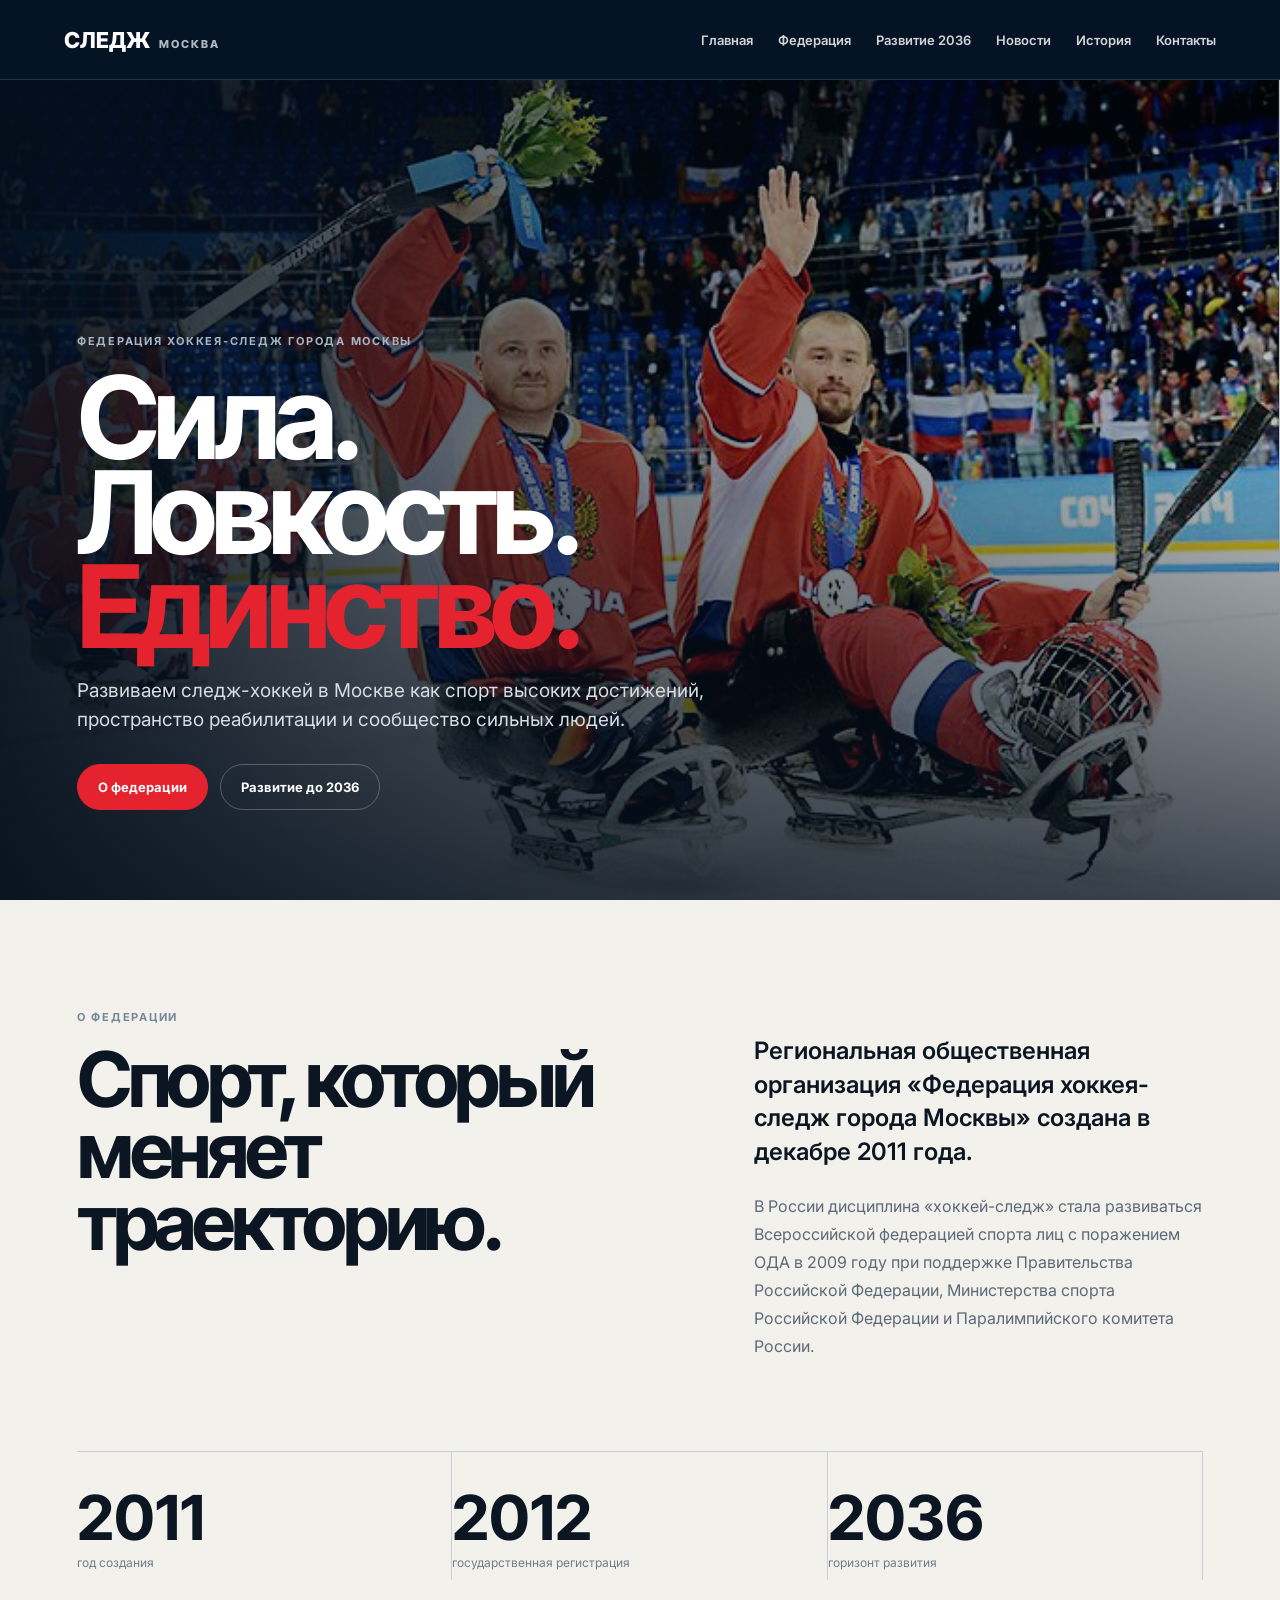
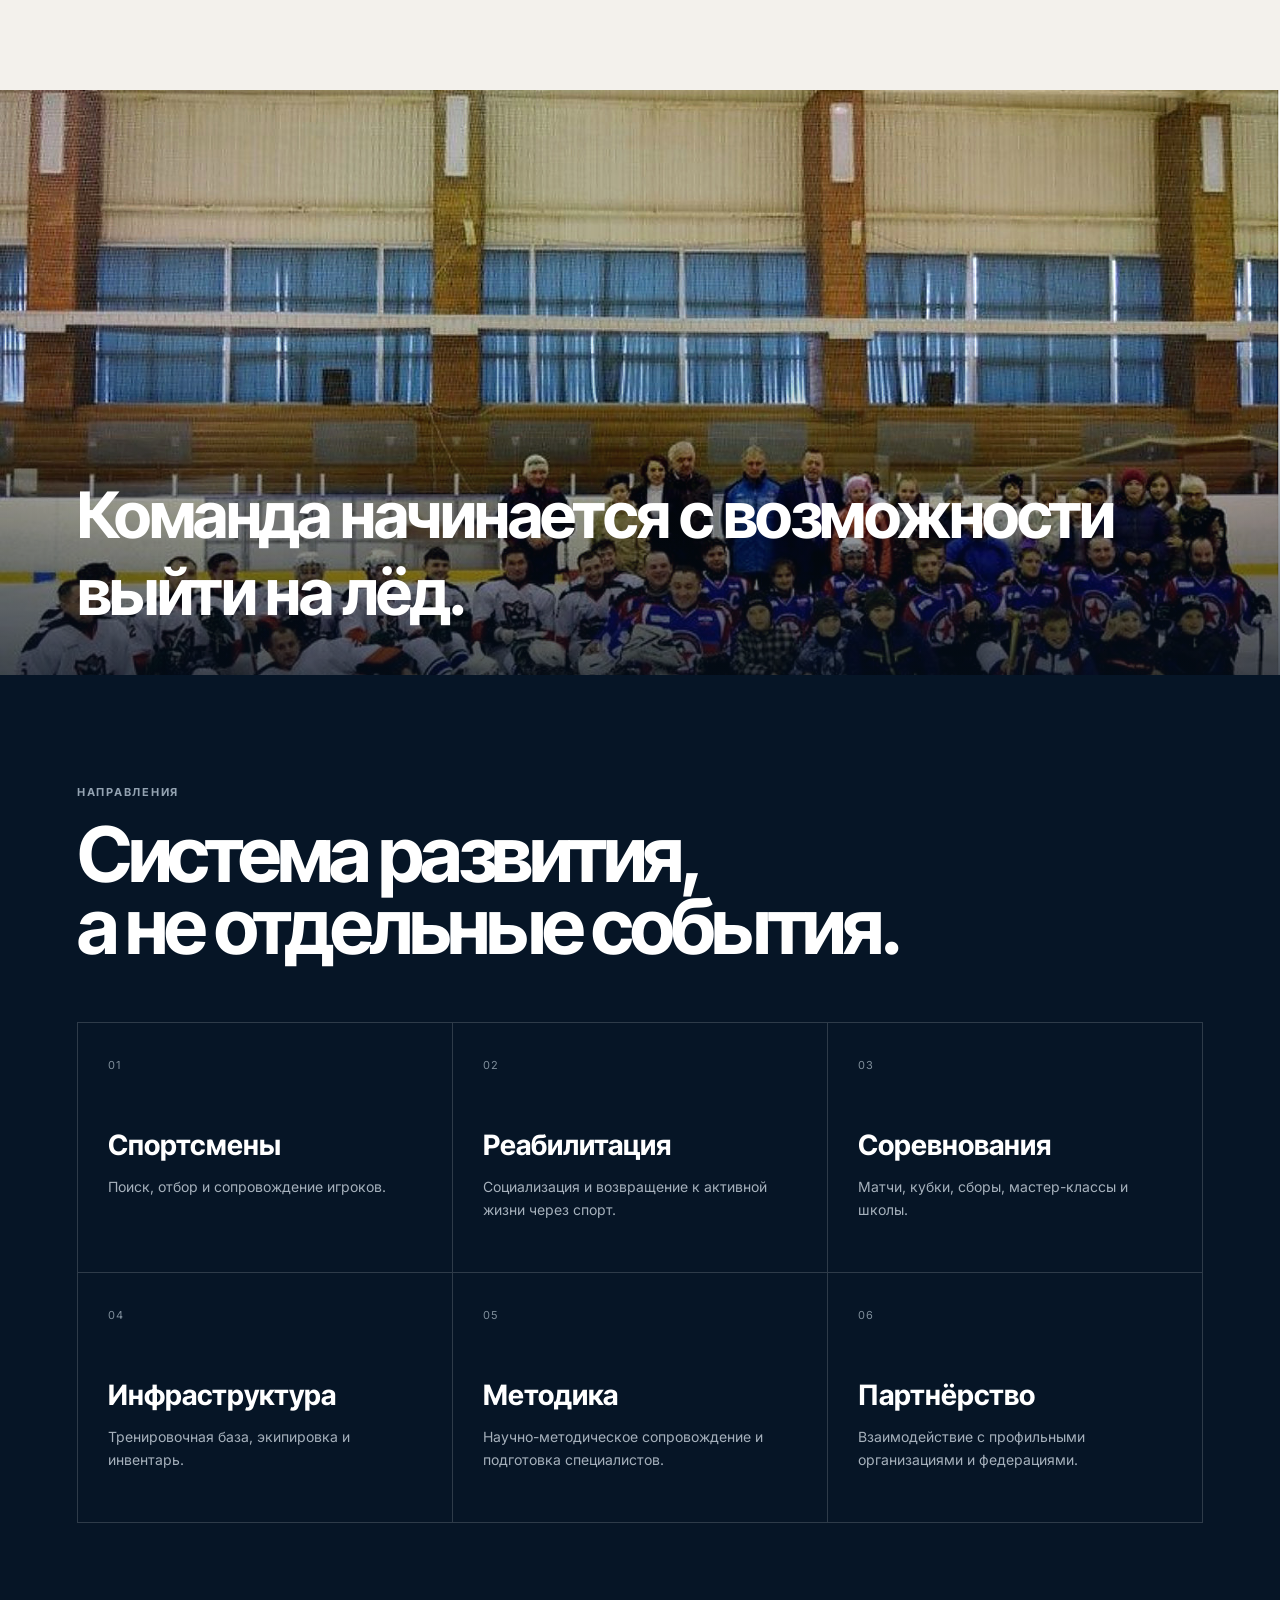
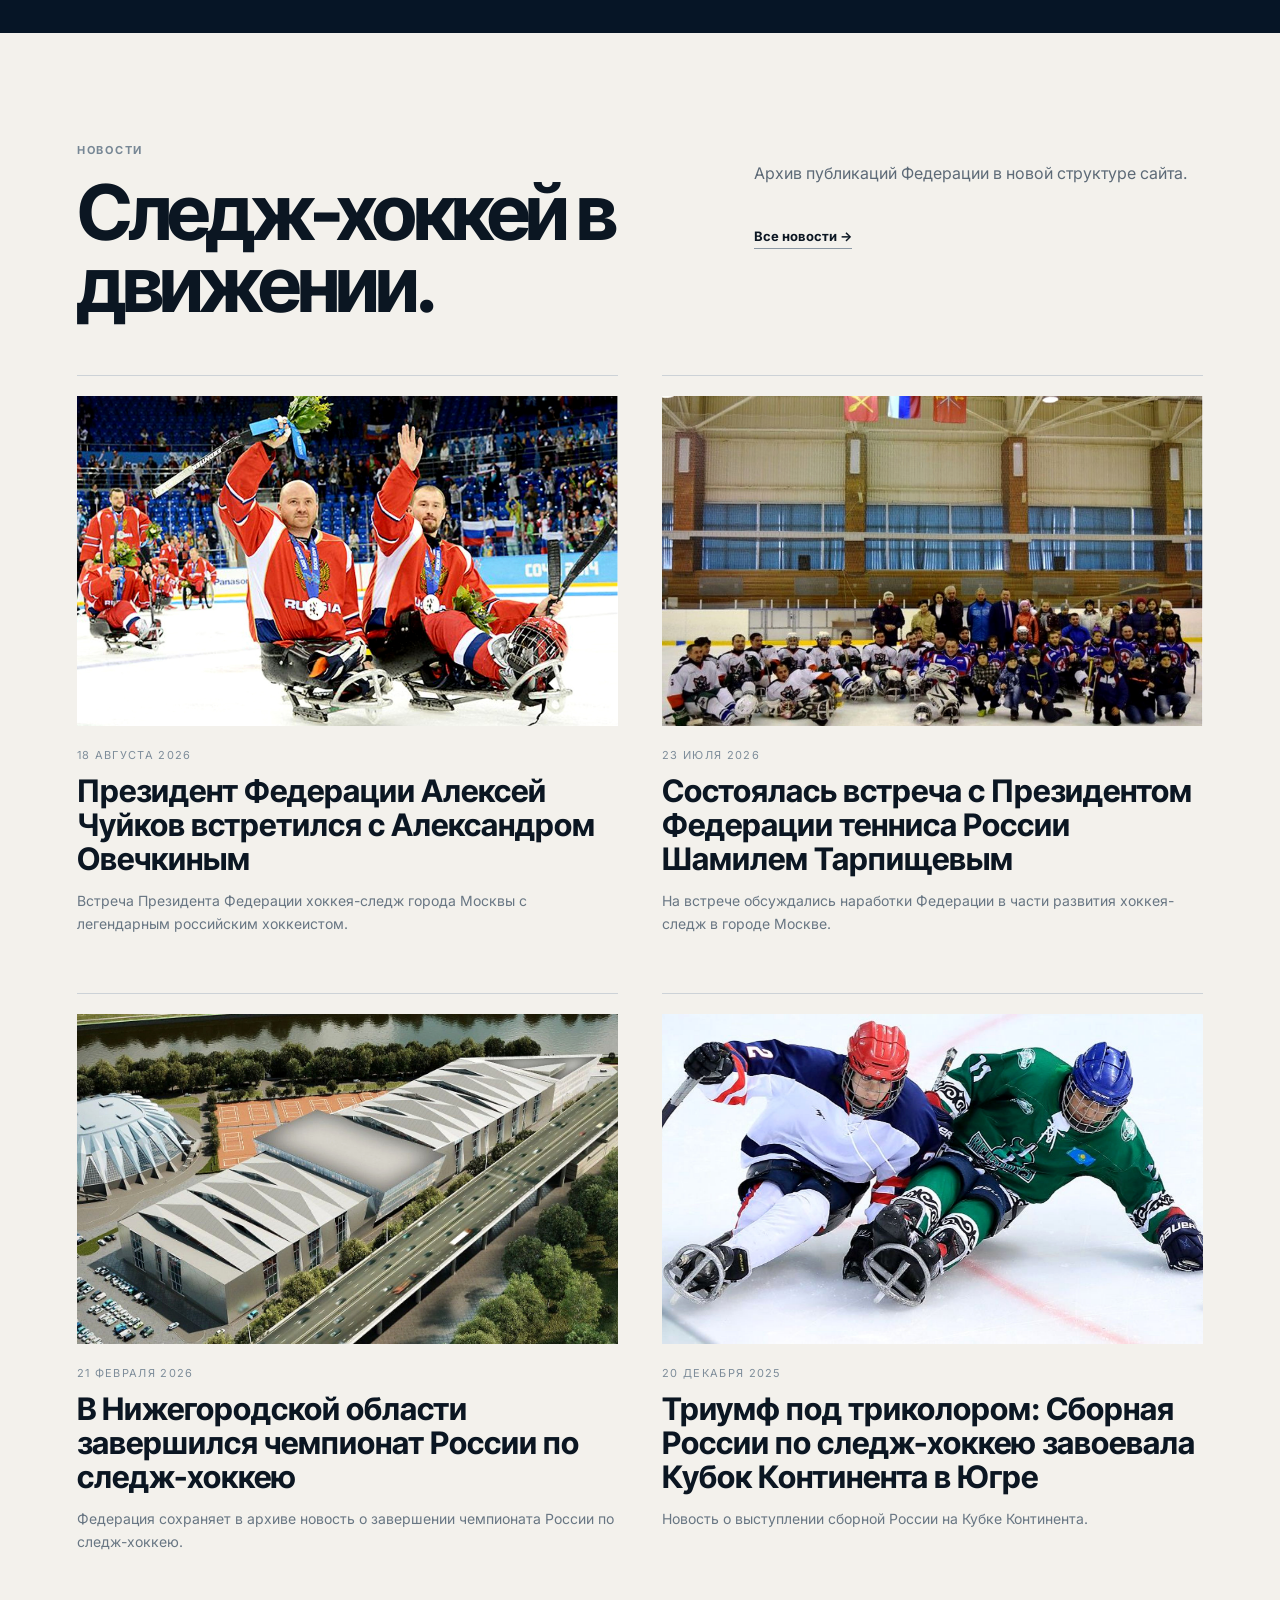
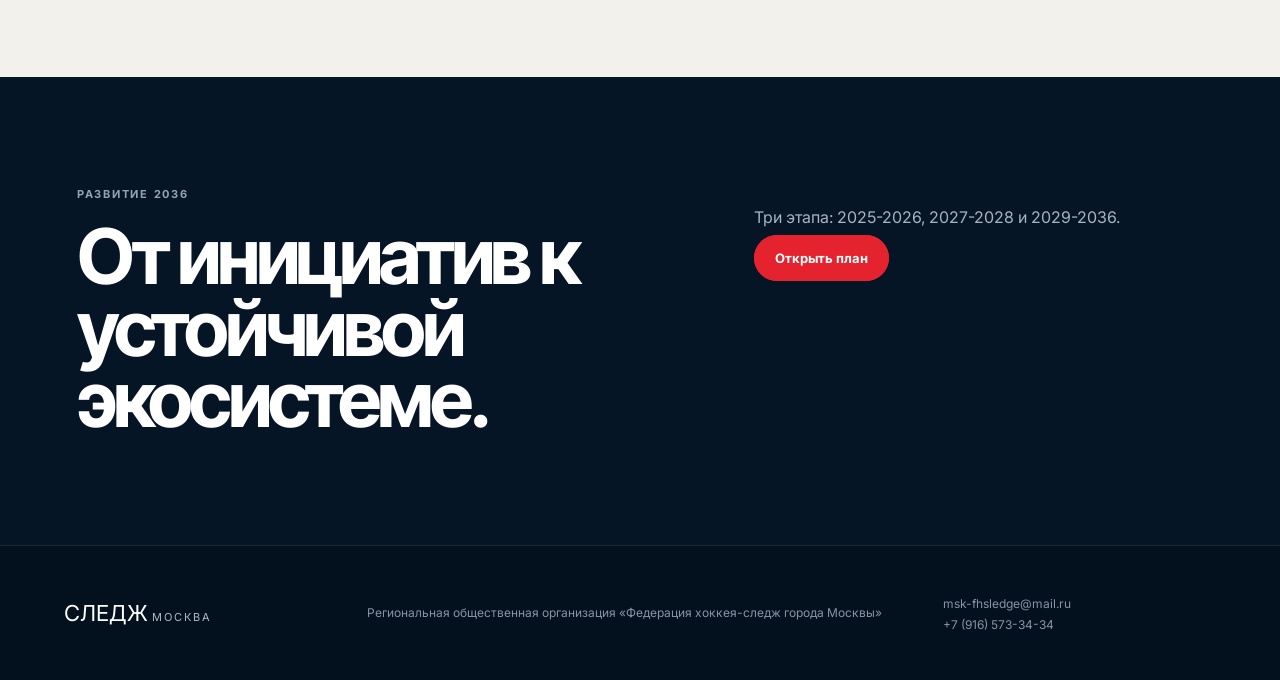
<file: index.html>
<!doctype html><html lang="ru"><head><meta charset="utf-8"><meta name="viewport" content="width=device-width,initial-scale=1"><meta name="theme-color" content="#061526"><link rel="preconnect" href="https://fonts.googleapis.com"><link rel="preconnect" href="https://fonts.gstatic.com" crossorigin><link href="https://fonts.googleapis.com/css2?family=Inter:wght@400;500;600;700&family=Inter+Tight:wght@500;600;700;800&display=swap" rel="stylesheet"><link rel="stylesheet" href="style.css"><title>Федерация хоккея-следж города Москвы</title></head><body><header class="site-header"><a class="brand" href="index.html"><span class="brand-mark">СЛЕДЖ</span><span class="brand-sub">МОСКВА</span></a><button class="menu-toggle" aria-label="Открыть меню"><span></span><span></span></button><nav class="nav"><a href="index.html">Главная</a><a href="federation.html">Федерация</a><a href="development.html">Развитие 2036</a><a href="news.html">Новости</a><a href="history.html">История</a><a href="contacts.html">Контакты</a></nav></header><section class="hero"><img src="hero.jpeg" alt="Следж-хоккей"><div class="overlay"></div><div class="hero-inner"><div class="eyebrow">Федерация хоккея-следж города Москвы</div><h1>Сила.<br>Ловкость.<br><span>Единство.</span></h1><p>Развиваем следж-хоккей в Москве как спорт высоких достижений, пространство реабилитации и сообщество сильных людей.</p><div class="btns"><a class="btn red" href="federation.html">О федерации</a><a class="btn" href="development.html">Развитие до 2036</a></div></div></section><section class="section light"><div class="inner split"><div><div class="kicker">О федерации</div><h2>Спорт, который меняет траекторию.</h2></div><div><p class="lead">Региональная общественная организация «Федерация хоккея-следж города Москвы» создана в декабре 2011 года.</p><p class="bodycopy">В России дисциплина «хоккей-следж» стала развиваться Всероссийской федерацией спорта лиц с поражением ОДА в 2009 году при поддержке Правительства Российской Федерации, Министерства спорта Российской Федерации и Паралимпийского комитета России.</p></div></div><div class="inner stats"><div class="stat"><strong>2011</strong><span>год создания</span></div><div class="stat"><strong>2012</strong><span>государственная регистрация</span></div><div class="stat"><strong>2036</strong><span>горизонт развития</span></div></div></section><section class="band"><img src="team.jpeg" alt="Команда"><div class="band-text">Команда начинается с возможности выйти на лёд.</div></section><section class="section dark"><div class="inner"><div class="kicker">Направления</div><h2>Система развития,<br>а не отдельные события.</h2><div class="cards"><div class="card"><span class="meta">01</span><h3>Спортсмены</h3><p>Поиск, отбор и сопровождение игроков.</p></div><div class="card"><span class="meta">02</span><h3>Реабилитация</h3><p>Социализация и возвращение к активной жизни через спорт.</p></div><div class="card"><span class="meta">03</span><h3>Соревнования</h3><p>Матчи, кубки, сборы, мастер-классы и школы.</p></div><div class="card"><span class="meta">04</span><h3>Инфраструктура</h3><p>Тренировочная база, экипировка и инвентарь.</p></div><div class="card"><span class="meta">05</span><h3>Методика</h3><p>Научно-методическое сопровождение и подготовка специалистов.</p></div><div class="card"><span class="meta">06</span><h3>Партнёрство</h3><p>Взаимодействие с профильными организациями и федерациями.</p></div></div></div></section><section class="section light"><div class="inner"><div class="split"><div><div class="kicker">Новости</div><h2>Следж-хоккей в движении.</h2></div><div><p class="bodycopy">Архив публикаций Федерации в новой структуре сайта.</p><a class="source-link" href="news.html">Все новости →</a></div></div><div class="news-grid"><a class="news-card" href="news/chuikov-ovechkin.html"><div class="thumb"><img src="hero.jpeg" alt=""></div><div class="meta">18 августа 2026</div><h3>Президент Федерации Алексей Чуйков встретился с Александром Овечкиным</h3><p>Встреча Президента Федерации хоккея-следж города Москвы с легендарным российским хоккеистом.</p></a><a class="news-card" href="news/meeting-tarpischev.html"><div class="thumb"><img src="team.jpeg" alt=""></div><div class="meta">23 июля 2026</div><h3>Состоялась встреча с Президентом Федерации тенниса России Шамилем Тарпищевым</h3><p>На встрече обсуждались наработки Федерации в части развития хоккея-следж в городе Москве.</p></a><a class="news-card" href="news/russian-championship-nizhny.html"><div class="thumb"><img src="arena.jpeg" alt=""></div><div class="meta">21 февраля 2026</div><h3>В Нижегородской области завершился чемпионат России по следж-хоккею</h3><p>Федерация сохраняет в архиве новость о завершении чемпионата России по следж-хоккею.</p></a><a class="news-card" href="news/continent-cup.html"><div class="thumb"><img src="action.jpeg" alt=""></div><div class="meta">20 декабря 2025</div><h3>Триумф под триколором: Сборная России по следж-хоккею завоевала Кубок Континента в Югре</h3><p>Новость о выступлении сборной России на Кубке Континента.</p></a></div></div></section><section class="section dark"><div class="inner split"><div><div class="kicker">Развитие 2036</div><h2>От инициатив к устойчивой экосистеме.</h2></div><div><p class="bodycopy">Три этапа: 2025-2026, 2027-2028 и 2029-2036.</p><a class="btn red" href="development.html">Открыть план</a></div></div></section><footer class="footer"><div><span class="brand-mark">СЛЕДЖ</span> <span class="brand-sub">МОСКВА</span></div><p>Региональная общественная организация «Федерация хоккея-следж города Москвы»</p><div><a href="mailto:msk-fhsledge@mail.ru">msk-fhsledge@mail.ru</a><br><a href="tel:+79165733434">+7 (916) 573-34-34</a></div></footer><script src="script.js"></script></body></html>
</file>
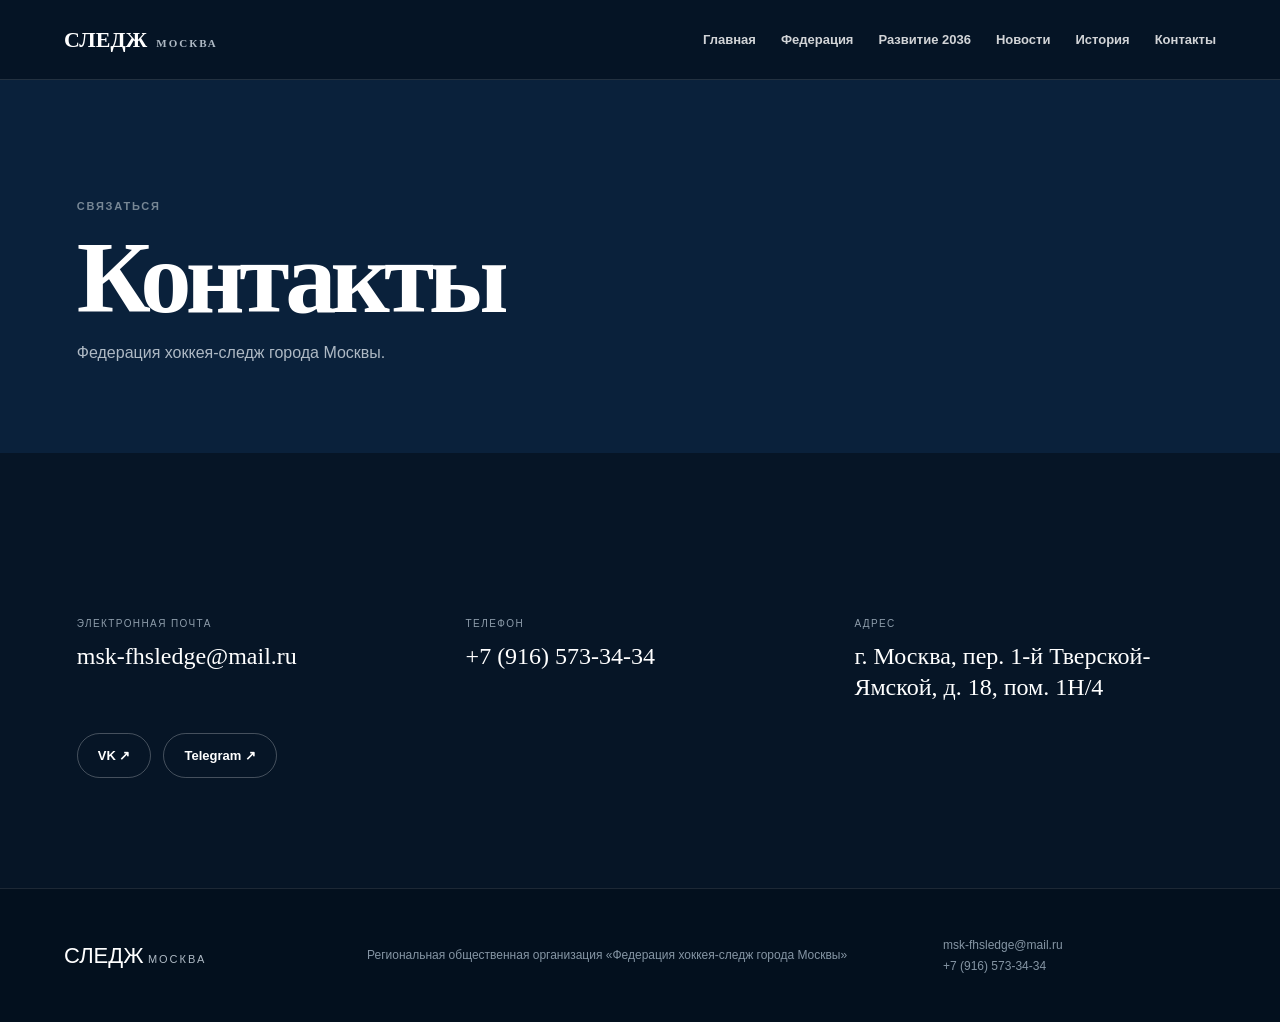
<file: contacts.html>
<!doctype html><html lang="ru"><head><meta charset="utf-8"><meta name="viewport" content="width=device-width,initial-scale=1"><link rel="stylesheet" href="style.css"><title>Контакты</title></head><body><header class="site-header"><a class="brand" href="index.html"><span class="brand-mark">СЛЕДЖ</span><span class="brand-sub">МОСКВА</span></a><button class="menu-toggle" aria-label="Открыть меню"><span></span><span></span></button><nav class="nav"><a href="index.html">Главная</a><a href="federation.html">Федерация</a><a href="development.html">Развитие 2036</a><a href="news.html">Новости</a><a href="history.html">История</a><a href="contacts.html">Контакты</a></nav></header><section class="page-hero"><div class="inner"><div class="kicker">Связаться</div><h1>Контакты</h1><p>Федерация хоккея-следж города Москвы.</p></div></section><section class="section dark"><div class="inner"><div class="contact-grid"><div><span>Электронная почта</span><a href="mailto:msk-fhsledge@mail.ru">msk-fhsledge@mail.ru</a></div><div><span>Телефон</span><a href="tel:+79165733434">+7 (916) 573-34-34</a></div><div><span>Адрес</span><p>г. Москва, пер. 1-й Тверской-Ямской, д. 18, пом. 1Н/4</p></div></div><div class="btns"><a class="btn" href="https://vk.com/sledgehockeymoscow" target="_blank">VK ↗</a><a class="btn" href="https://t.me/sledgehockeymoscow" target="_blank">Telegram ↗</a></div></div></section><footer class="footer"><div><span class="brand-mark">СЛЕДЖ</span> <span class="brand-sub">МОСКВА</span></div><p>Региональная общественная организация «Федерация хоккея-следж города Москвы»</p><div><a href="mailto:msk-fhsledge@mail.ru">msk-fhsledge@mail.ru</a><br><a href="tel:+79165733434">+7 (916) 573-34-34</a></div></footer><script src="script.js"></script></body></html>
</file>
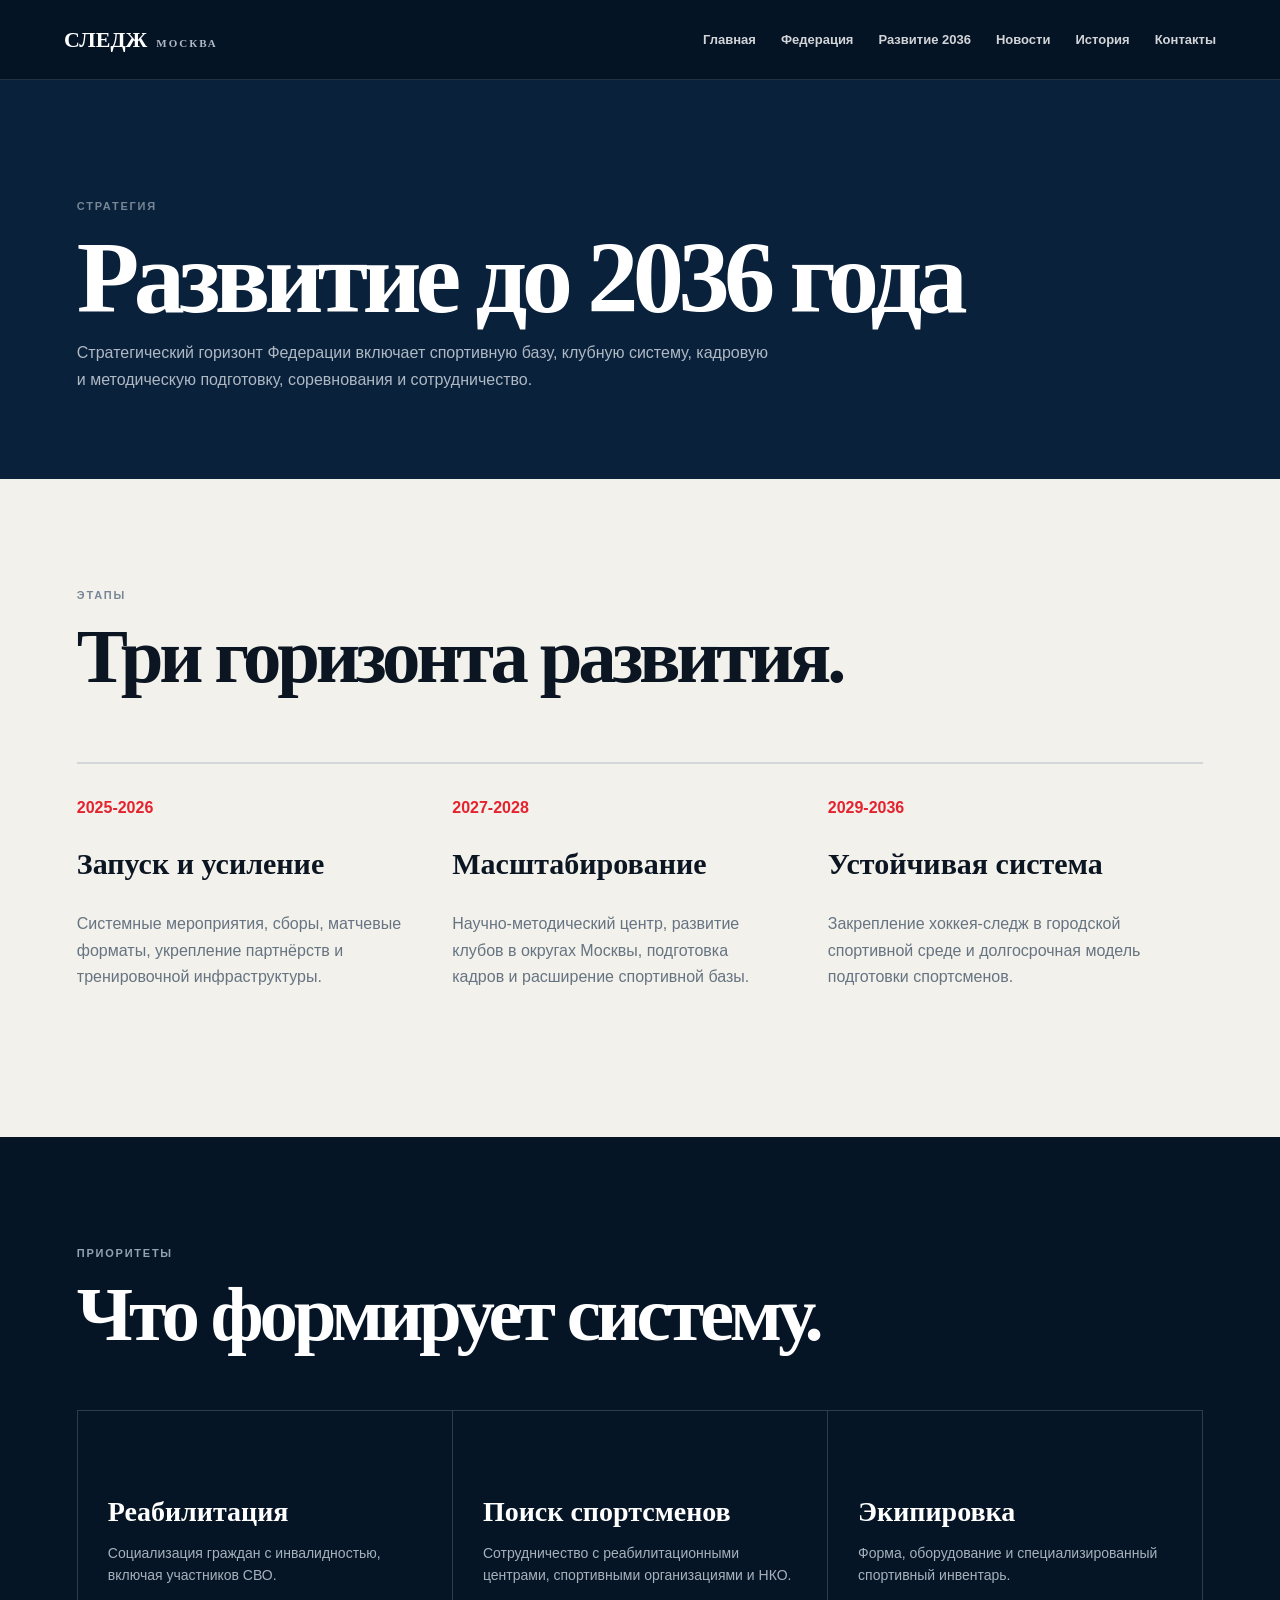
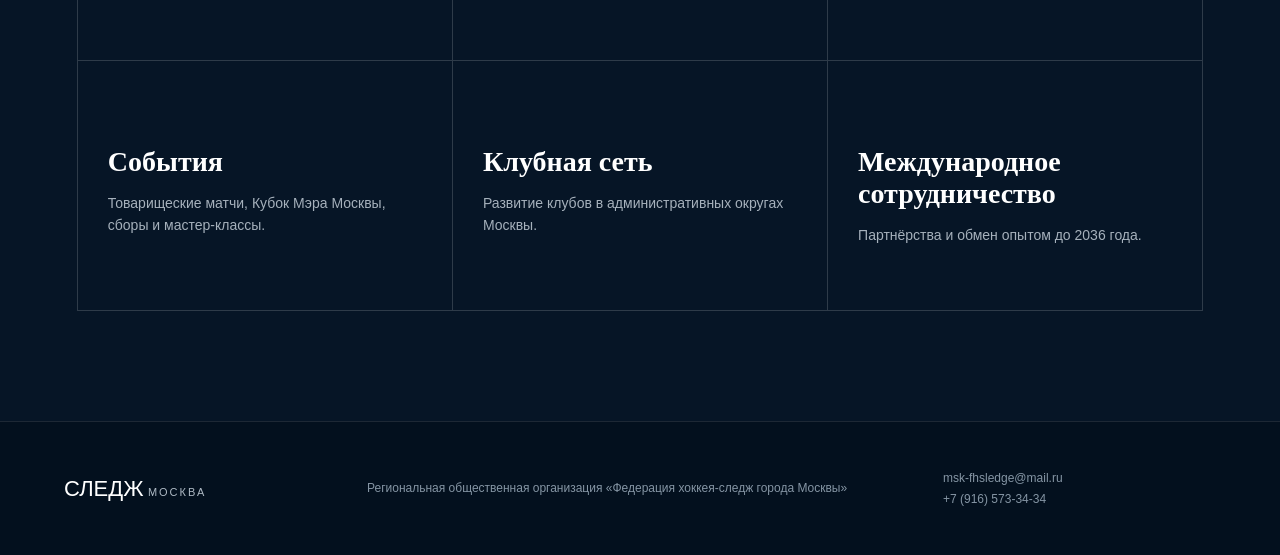
<file: development.html>
<!doctype html><html lang="ru"><head><meta charset="utf-8"><meta name="viewport" content="width=device-width,initial-scale=1"><link rel="stylesheet" href="style.css"><title>Развитие до 2036 года</title></head><body><header class="site-header"><a class="brand" href="index.html"><span class="brand-mark">СЛЕДЖ</span><span class="brand-sub">МОСКВА</span></a><button class="menu-toggle" aria-label="Открыть меню"><span></span><span></span></button><nav class="nav"><a href="index.html">Главная</a><a href="federation.html">Федерация</a><a href="development.html">Развитие 2036</a><a href="news.html">Новости</a><a href="history.html">История</a><a href="contacts.html">Контакты</a></nav></header><section class="page-hero"><div class="inner"><div class="kicker">Стратегия</div><h1>Развитие до 2036 года</h1><p>Стратегический горизонт Федерации включает спортивную базу, клубную систему, кадровую и методическую подготовку, соревнования и сотрудничество.</p></div></section><section class="section light"><div class="inner"><div class="kicker">Этапы</div><h2>Три горизонта развития.</h2><div class="timeline"><article class="stage"><div class="year">2025-2026</div><h3>Запуск и усиление</h3><p>Системные мероприятия, сборы, матчевые форматы, укрепление партнёрств и тренировочной инфраструктуры.</p></article><article class="stage"><div class="year">2027-2028</div><h3>Масштабирование</h3><p>Научно-методический центр, развитие клубов в округах Москвы, подготовка кадров и расширение спортивной базы.</p></article><article class="stage"><div class="year">2029-2036</div><h3>Устойчивая система</h3><p>Закрепление хоккея-следж в городской спортивной среде и долгосрочная модель подготовки спортсменов.</p></article></div></div></section><section class="section dark"><div class="inner"><div class="kicker">Приоритеты</div><h2>Что формирует систему.</h2><div class="cards"><div class="card"><h3>Реабилитация</h3><p>Социализация граждан с инвалидностью, включая участников СВО.</p></div><div class="card"><h3>Поиск спортсменов</h3><p>Сотрудничество с реабилитационными центрами, спортивными организациями и НКО.</p></div><div class="card"><h3>Экипировка</h3><p>Форма, оборудование и специализированный спортивный инвентарь.</p></div><div class="card"><h3>События</h3><p>Товарищеские матчи, Кубок Мэра Москвы, сборы и мастер-классы.</p></div><div class="card"><h3>Клубная сеть</h3><p>Развитие клубов в административных округах Москвы.</p></div><div class="card"><h3>Международное сотрудничество</h3><p>Партнёрства и обмен опытом до 2036 года.</p></div></div></div></section><footer class="footer"><div><span class="brand-mark">СЛЕДЖ</span> <span class="brand-sub">МОСКВА</span></div><p>Региональная общественная организация «Федерация хоккея-следж города Москвы»</p><div><a href="mailto:msk-fhsledge@mail.ru">msk-fhsledge@mail.ru</a><br><a href="tel:+79165733434">+7 (916) 573-34-34</a></div></footer><script src="script.js"></script></body></html>
</file>
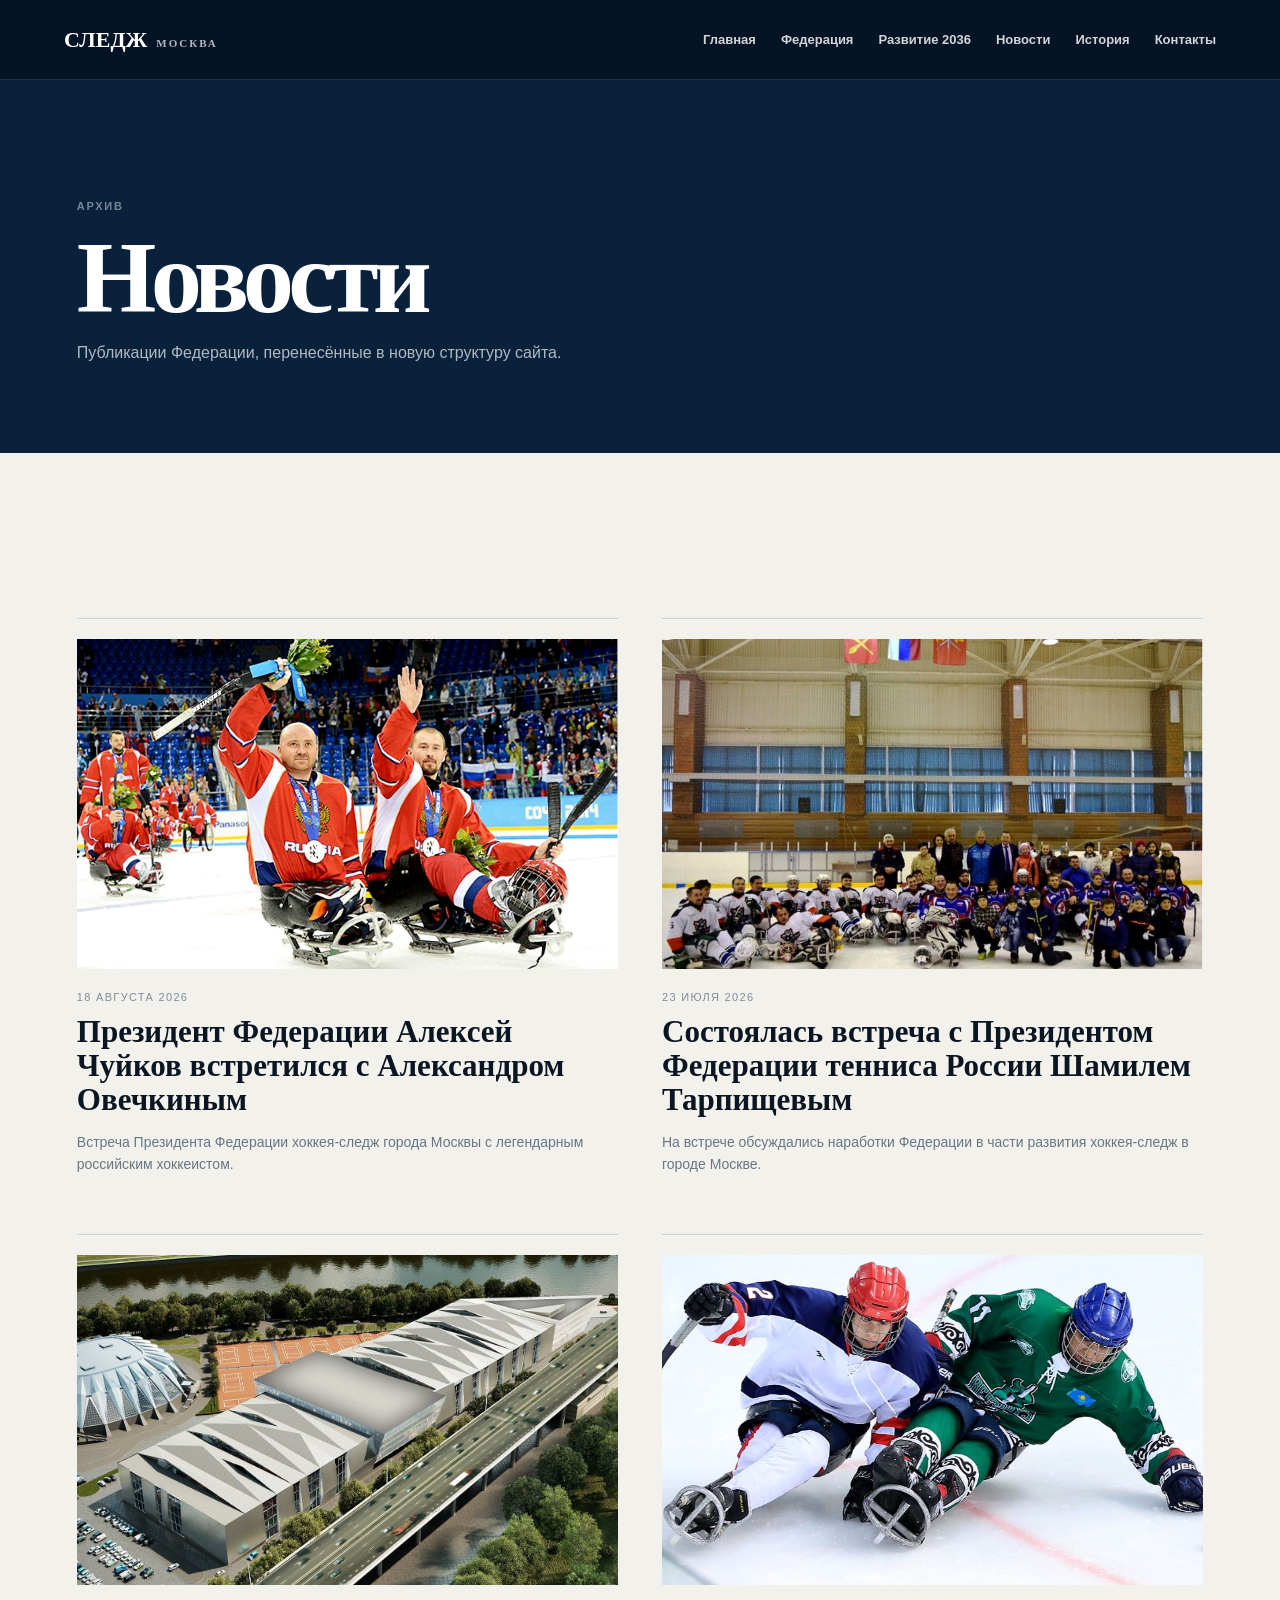
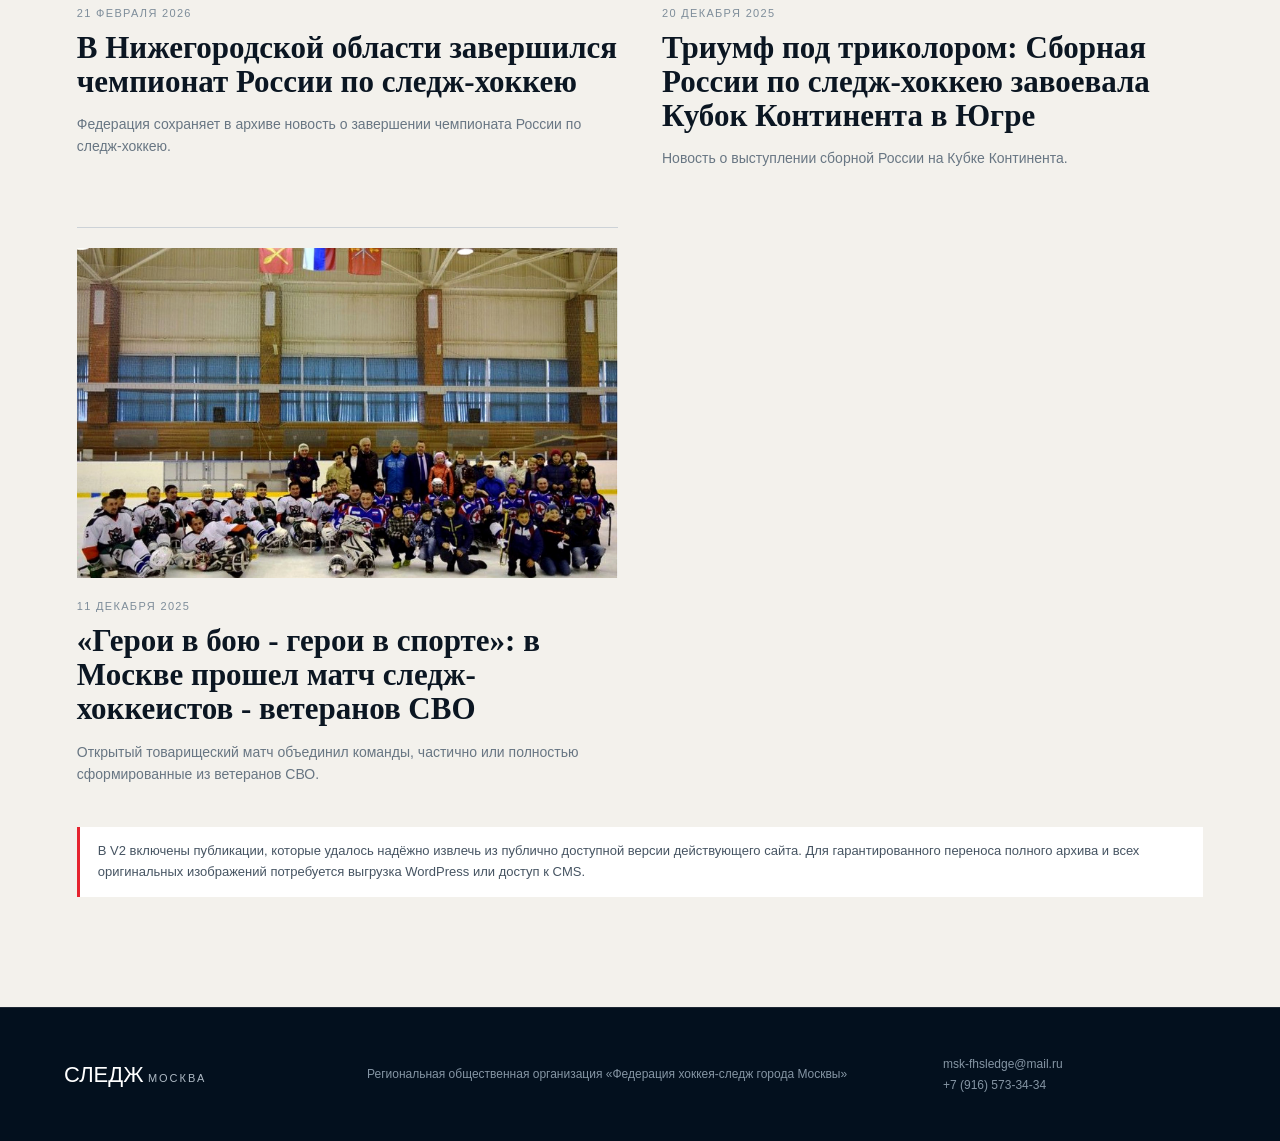
<file: news.html>
<!doctype html><html lang="ru"><head><meta charset="utf-8"><meta name="viewport" content="width=device-width,initial-scale=1"><link rel="stylesheet" href="style.css"><title>Новости</title></head><body><header class="site-header"><a class="brand" href="index.html"><span class="brand-mark">СЛЕДЖ</span><span class="brand-sub">МОСКВА</span></a><button class="menu-toggle" aria-label="Открыть меню"><span></span><span></span></button><nav class="nav"><a href="index.html">Главная</a><a href="federation.html">Федерация</a><a href="development.html">Развитие 2036</a><a href="news.html">Новости</a><a href="history.html">История</a><a href="contacts.html">Контакты</a></nav></header><section class="page-hero"><div class="inner"><div class="kicker">Архив</div><h1>Новости</h1><p>Публикации Федерации, перенесённые в новую структуру сайта.</p></div></section><section class="section light"><div class="inner"><div class="news-grid"><a class="news-card" href="news/chuikov-ovechkin.html"><div class="thumb"><img src="hero.jpeg" alt=""></div><div class="meta">18 августа 2026</div><h3>Президент Федерации Алексей Чуйков встретился с Александром Овечкиным</h3><p>Встреча Президента Федерации хоккея-следж города Москвы с легендарным российским хоккеистом.</p></a><a class="news-card" href="news/meeting-tarpischev.html"><div class="thumb"><img src="team.jpeg" alt=""></div><div class="meta">23 июля 2026</div><h3>Состоялась встреча с Президентом Федерации тенниса России Шамилем Тарпищевым</h3><p>На встрече обсуждались наработки Федерации в части развития хоккея-следж в городе Москве.</p></a><a class="news-card" href="news/russian-championship-nizhny.html"><div class="thumb"><img src="arena.jpeg" alt=""></div><div class="meta">21 февраля 2026</div><h3>В Нижегородской области завершился чемпионат России по следж-хоккею</h3><p>Федерация сохраняет в архиве новость о завершении чемпионата России по следж-хоккею.</p></a><a class="news-card" href="news/continent-cup.html"><div class="thumb"><img src="action.jpeg" alt=""></div><div class="meta">20 декабря 2025</div><h3>Триумф под триколором: Сборная России по следж-хоккею завоевала Кубок Континента в Югре</h3><p>Новость о выступлении сборной России на Кубке Континента.</p></a><a class="news-card" href="news/heroes-in-sport.html"><div class="thumb"><img src="team.jpeg" alt=""></div><div class="meta">11 декабря 2025</div><h3>«Герои в бою - герои в спорте»: в Москве прошел матч следж-хоккеистов - ветеранов СВО</h3><p>Открытый товарищеский матч объединил команды, частично или полностью сформированные из ветеранов СВО.</p></a></div><div class="notice">В V2 включены публикации, которые удалось надёжно извлечь из публично доступной версии действующего сайта. Для гарантированного переноса полного архива и всех оригинальных изображений потребуется выгрузка WordPress или доступ к CMS.</div></div></section><footer class="footer"><div><span class="brand-mark">СЛЕДЖ</span> <span class="brand-sub">МОСКВА</span></div><p>Региональная общественная организация «Федерация хоккея-следж города Москвы»</p><div><a href="mailto:msk-fhsledge@mail.ru">msk-fhsledge@mail.ru</a><br><a href="tel:+79165733434">+7 (916) 573-34-34</a></div></footer><script src="script.js"></script></body></html>
</file>
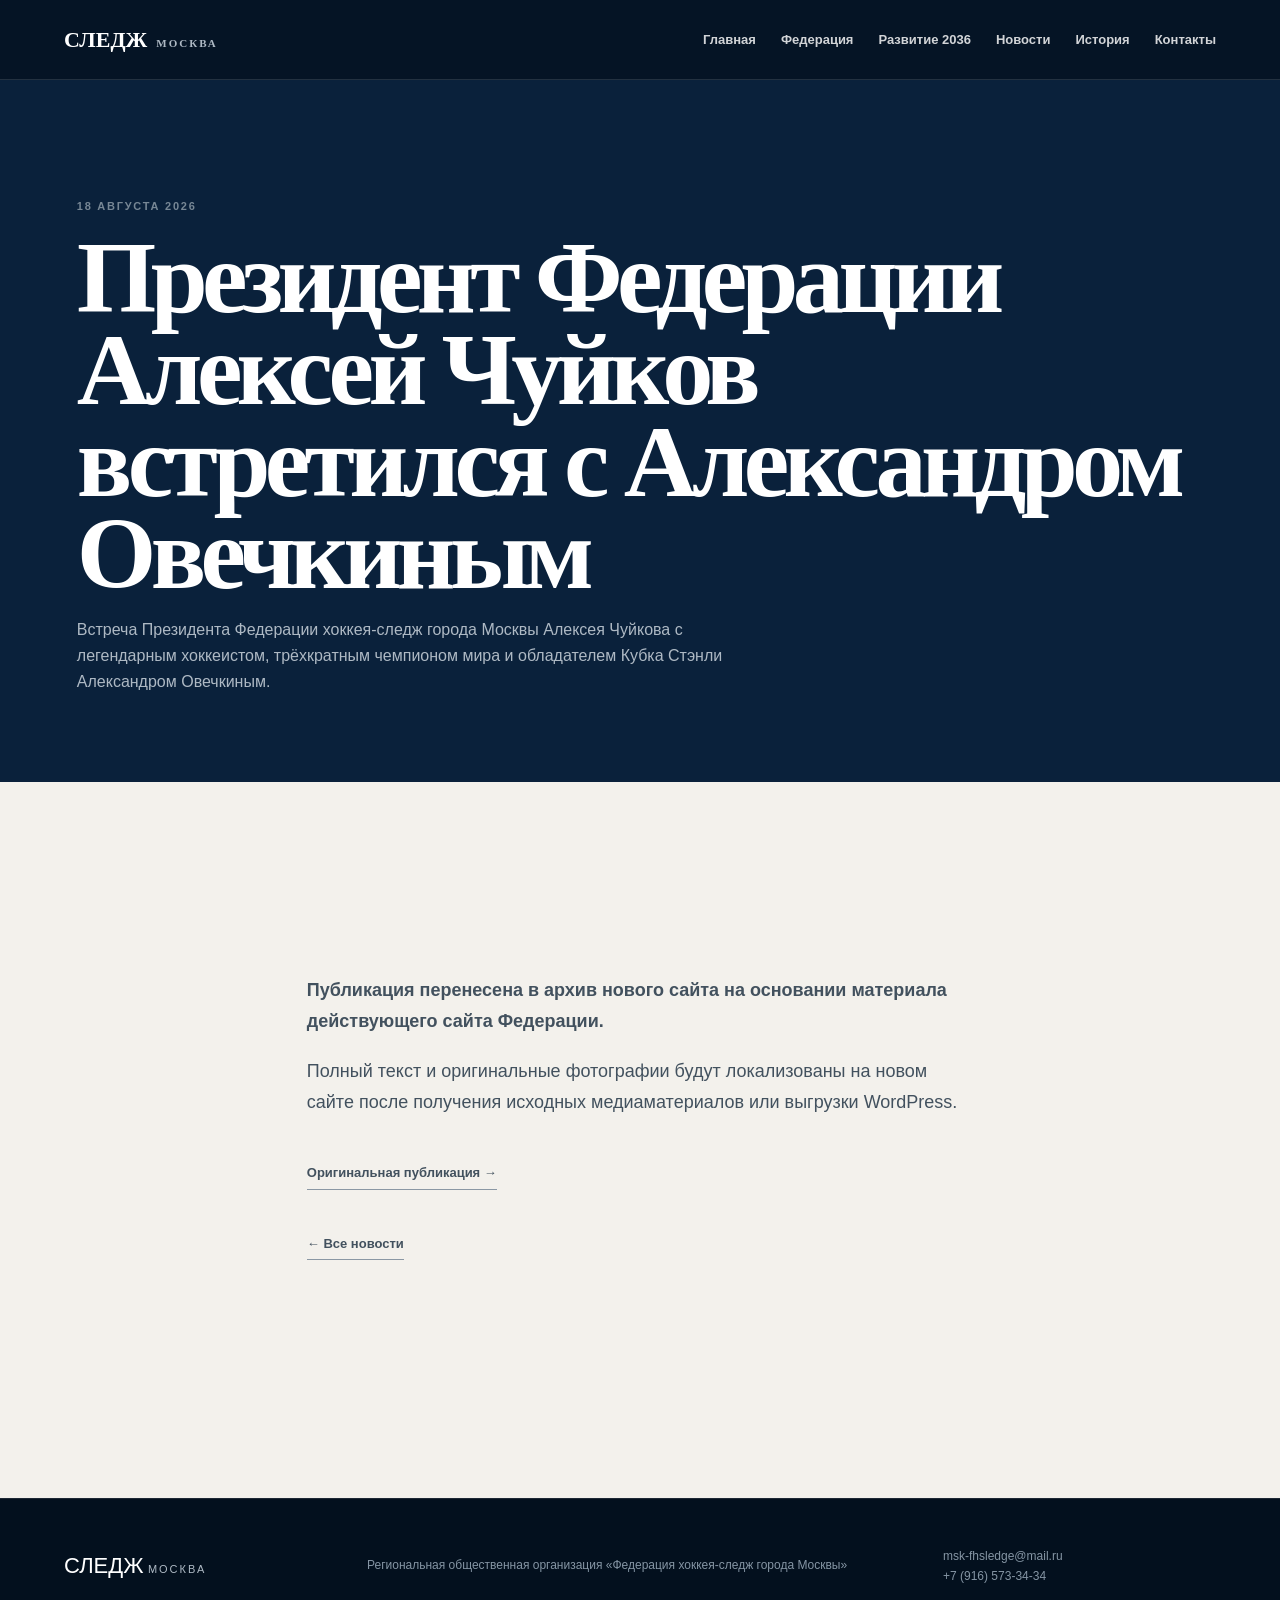
<file: news/chuikov-ovechkin.html>
<!doctype html><html lang="ru"><head><meta charset="utf-8"><meta name="viewport" content="width=device-width,initial-scale=1"><link rel="stylesheet" href="../style.css"><title>Алексей Чуйков встретился с Александром Овечкиным</title></head><body><header class="site-header"><a class="brand" href="../index.html"><span class="brand-mark">СЛЕДЖ</span><span class="brand-sub">МОСКВА</span></a><button class="menu-toggle" aria-label="Открыть меню"><span></span><span></span></button><nav class="nav"><a href="../index.html">Главная</a><a href="../federation.html">Федерация</a><a href="../development.html">Развитие 2036</a><a href="../news.html">Новости</a><a href="../history.html">История</a><a href="../contacts.html">Контакты</a></nav></header><section class="page-hero"><div class="inner"><div class="kicker">18 августа 2026</div><h1>Президент Федерации Алексей Чуйков встретился с Александром Овечкиным</h1><p>Встреча Президента Федерации хоккея-следж города Москвы Алексея Чуйкова с легендарным хоккеистом, трёхкратным чемпионом мира и обладателем Кубка Стэнли Александром Овечкиным.</p></div></section><section class="section light"><div class="inner article-body"><p class="lead">Публикация перенесена в архив нового сайта на основании материала действующего сайта Федерации.</p><p class="bodycopy">Полный текст и оригинальные фотографии будут локализованы на новом сайте после получения исходных медиаматериалов или выгрузки WordPress.</p><p><a class="source-link" href="https://следж-хоккей-москва.рф/novosti/prezident-federacii-aleksej-chujkov-vstretilsya-s-legendarnym-hokkeistom-trjohkratnym-chempionom-mira-i-obladatelem-kubka-stenli-aleksandrom-ovechkinym/" target="_blank" rel="noopener">Оригинальная публикация →</a></p><p><a class="source-link" href="../news.html">← Все новости</a></p></div></section><footer class="footer"><div><span class="brand-mark">СЛЕДЖ</span> <span class="brand-sub">МОСКВА</span></div><p>Региональная общественная организация «Федерация хоккея-следж города Москвы»</p><div><a href="mailto:msk-fhsledge@mail.ru">msk-fhsledge@mail.ru</a><br><a href="tel:+79165733434">+7 (916) 573-34-34</a></div></footer><script src="../script.js"></script></body></html>
</file>
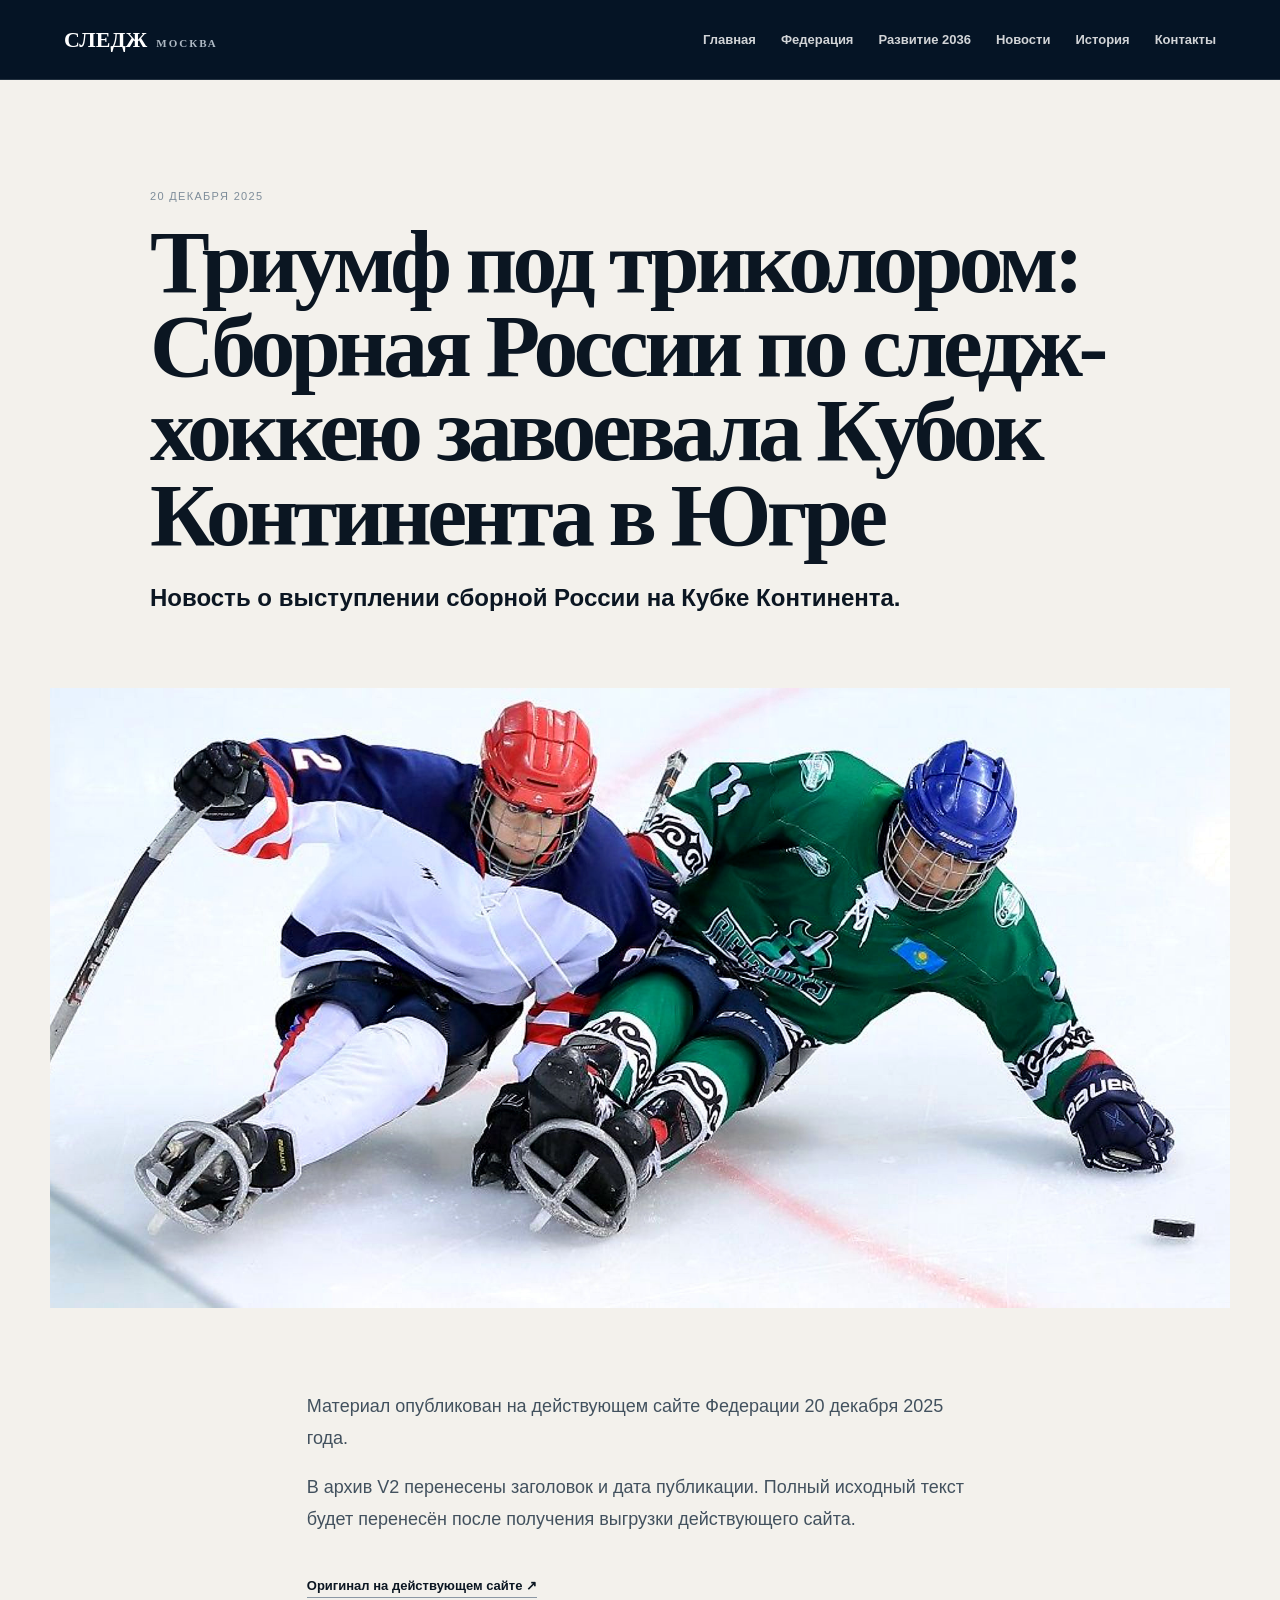
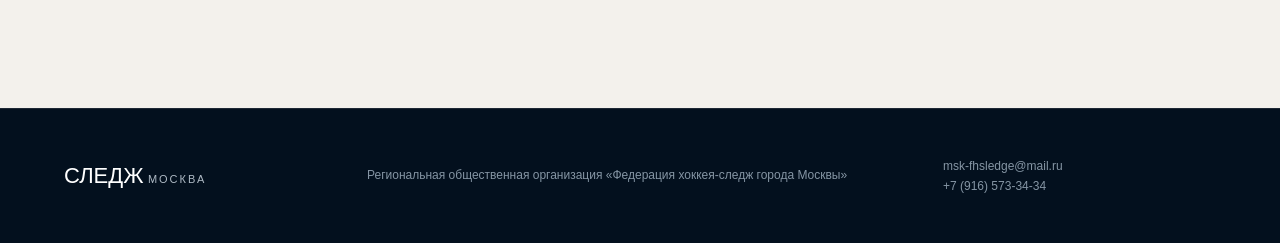
<file: news/continent-cup.html>
<!doctype html><html lang="ru"><head><meta charset="utf-8"><meta name="viewport" content="width=device-width,initial-scale=1"><link rel="stylesheet" href="../style.css"><title>Кубок Континента в Югре</title></head><body><header class="site-header"><a class="brand" href="../index.html"><span class="brand-mark">СЛЕДЖ</span><span class="brand-sub">МОСКВА</span></a><button class="menu-toggle" aria-label="Открыть меню"><span></span><span></span></button><nav class="nav"><a href="../index.html">Главная</a><a href="../federation.html">Федерация</a><a href="../development.html">Развитие 2036</a><a href="../news.html">Новости</a><a href="../history.html">История</a><a href="../contacts.html">Контакты</a></nav></header><main class="article"><section class="article-head"><div class="inner"><div class="meta">20 декабря 2025</div><h1>Триумф под триколором: Сборная России по следж-хоккею завоевала Кубок Континента в Югре</h1><p class="lead">Новость о выступлении сборной России на Кубке Континента.</p></div></section><div class="article-media"><img src="../action.jpeg" alt=""></div><article class="article-body"><p>Материал опубликован на действующем сайте Федерации 20 декабря 2025 года.</p><p>В архив V2 перенесены заголовок и дата публикации. Полный исходный текст будет перенесён после получения выгрузки действующего сайта.</p><a class="source-link" href="https://xn-----8kchhfcg3aiaddxyg2bn1e.xn--p1ai/novosti/triumf-pod-trikolorom-sbornaya-rossii-po-sledzh-hokkeju-zavoevala-kubok-kontinenta-v-jugre/" target="_blank">Оригинал на действующем сайте ↗</a></article></main><footer class="footer"><div><span class="brand-mark">СЛЕДЖ</span> <span class="brand-sub">МОСКВА</span></div><p>Региональная общественная организация «Федерация хоккея-следж города Москвы»</p><div><a href="mailto:msk-fhsledge@mail.ru">msk-fhsledge@mail.ru</a><br><a href="tel:+79165733434">+7 (916) 573-34-34</a></div></footer><script src="../script.js"></script></body></html>
</file>
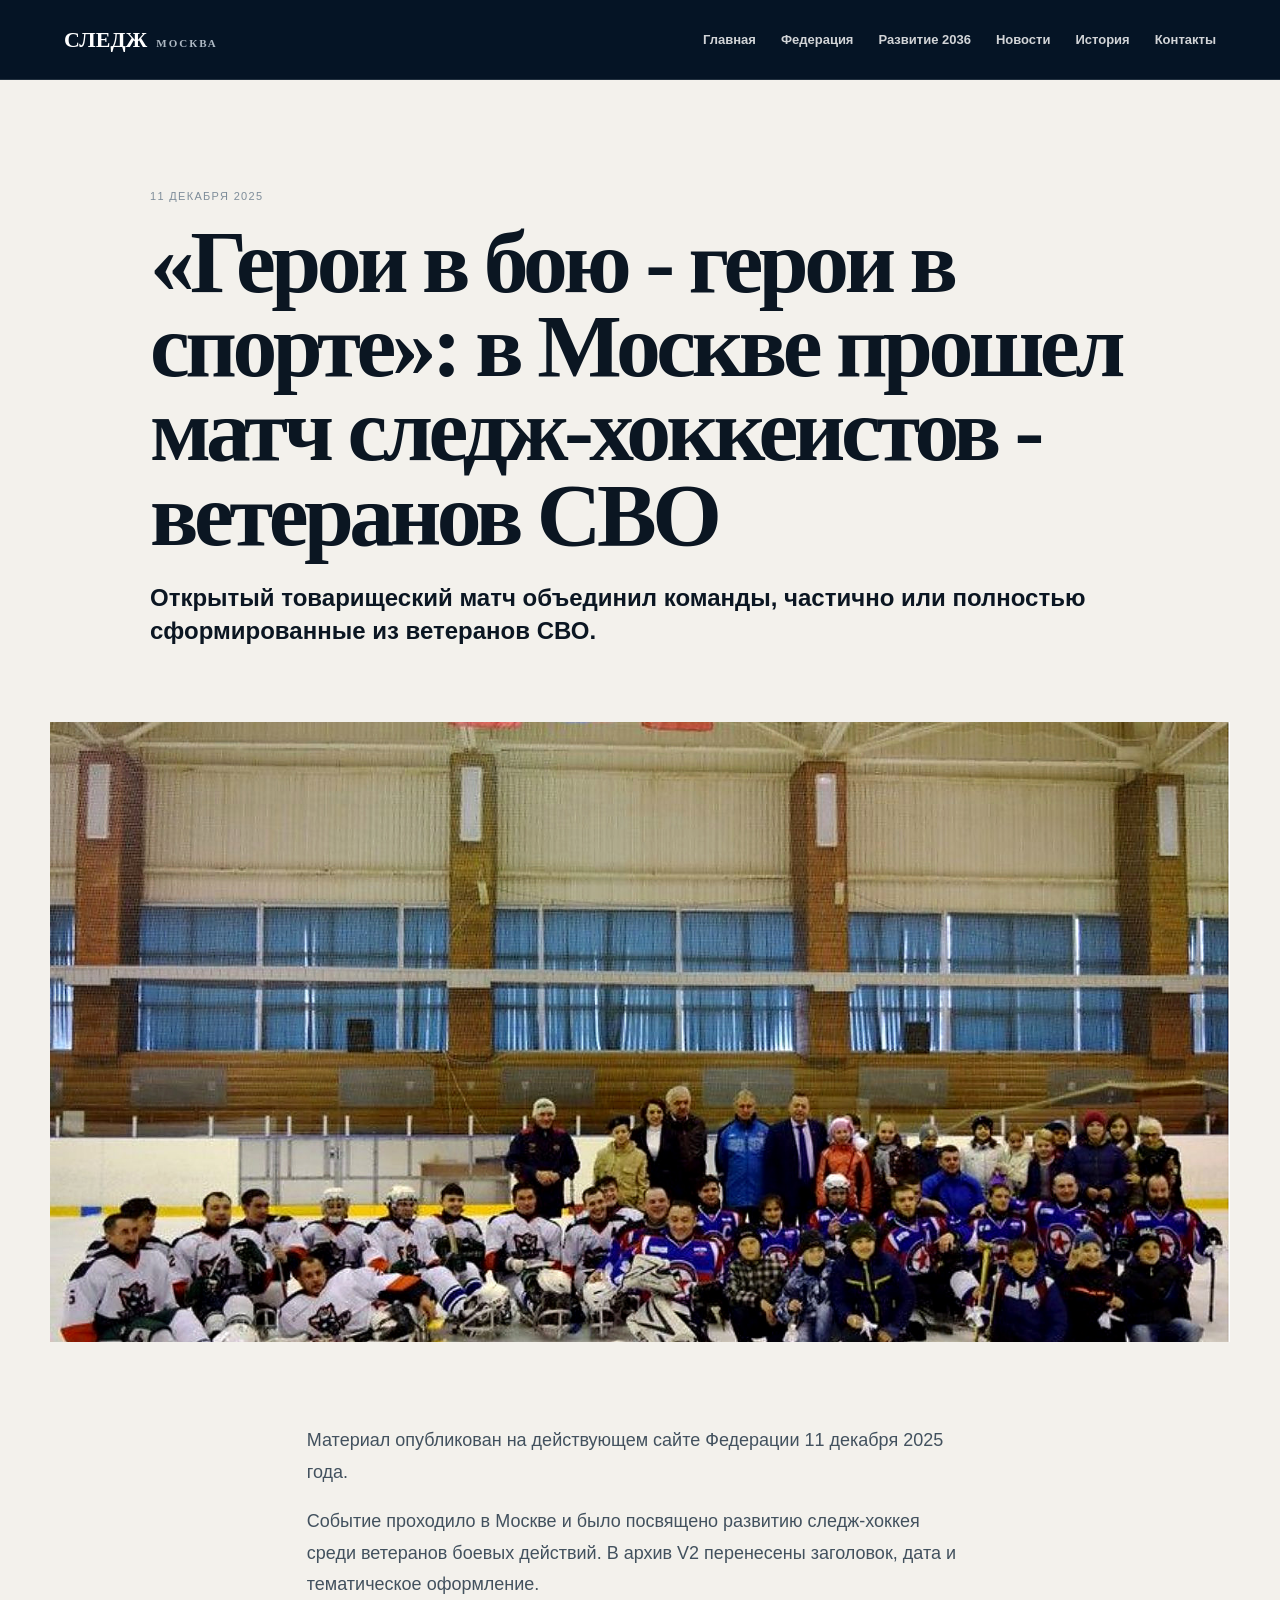
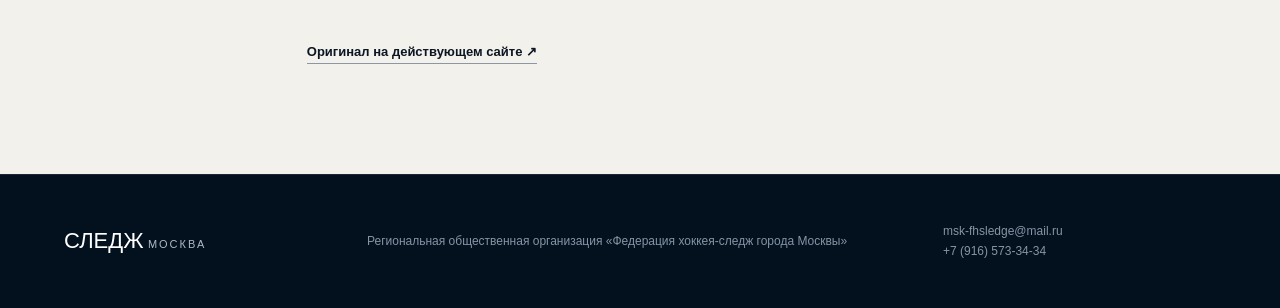
<file: news/heroes-in-sport.html>
<!doctype html><html lang="ru"><head><meta charset="utf-8"><meta name="viewport" content="width=device-width,initial-scale=1"><link rel="stylesheet" href="../style.css"><title>Герои в бою - герои в спорте</title></head><body><header class="site-header"><a class="brand" href="../index.html"><span class="brand-mark">СЛЕДЖ</span><span class="brand-sub">МОСКВА</span></a><button class="menu-toggle" aria-label="Открыть меню"><span></span><span></span></button><nav class="nav"><a href="../index.html">Главная</a><a href="../federation.html">Федерация</a><a href="../development.html">Развитие 2036</a><a href="../news.html">Новости</a><a href="../history.html">История</a><a href="../contacts.html">Контакты</a></nav></header><main class="article"><section class="article-head"><div class="inner"><div class="meta">11 декабря 2025</div><h1>«Герои в бою - герои в спорте»: в Москве прошел матч следж-хоккеистов - ветеранов СВО</h1><p class="lead">Открытый товарищеский матч объединил команды, частично или полностью сформированные из ветеранов СВО.</p></div></section><div class="article-media"><img src="../team.jpeg" alt=""></div><article class="article-body"><p>Материал опубликован на действующем сайте Федерации 11 декабря 2025 года.</p><p>Событие проходило в Москве и было посвящено развитию следж-хоккея среди ветеранов боевых действий. В архив V2 перенесены заголовок, дата и тематическое оформление.</p><a class="source-link" href="https://xn-----8kchhfcg3aiaddxyg2bn1e.xn--p1ai/novosti/geroi-v-boju-geroi-v-sporte-v-moskve-proshel-match-sledzh-hokkeistov-veteranov-svo/" target="_blank">Оригинал на действующем сайте ↗</a></article></main><footer class="footer"><div><span class="brand-mark">СЛЕДЖ</span> <span class="brand-sub">МОСКВА</span></div><p>Региональная общественная организация «Федерация хоккея-следж города Москвы»</p><div><a href="mailto:msk-fhsledge@mail.ru">msk-fhsledge@mail.ru</a><br><a href="tel:+79165733434">+7 (916) 573-34-34</a></div></footer><script src="../script.js"></script></body></html>
</file>
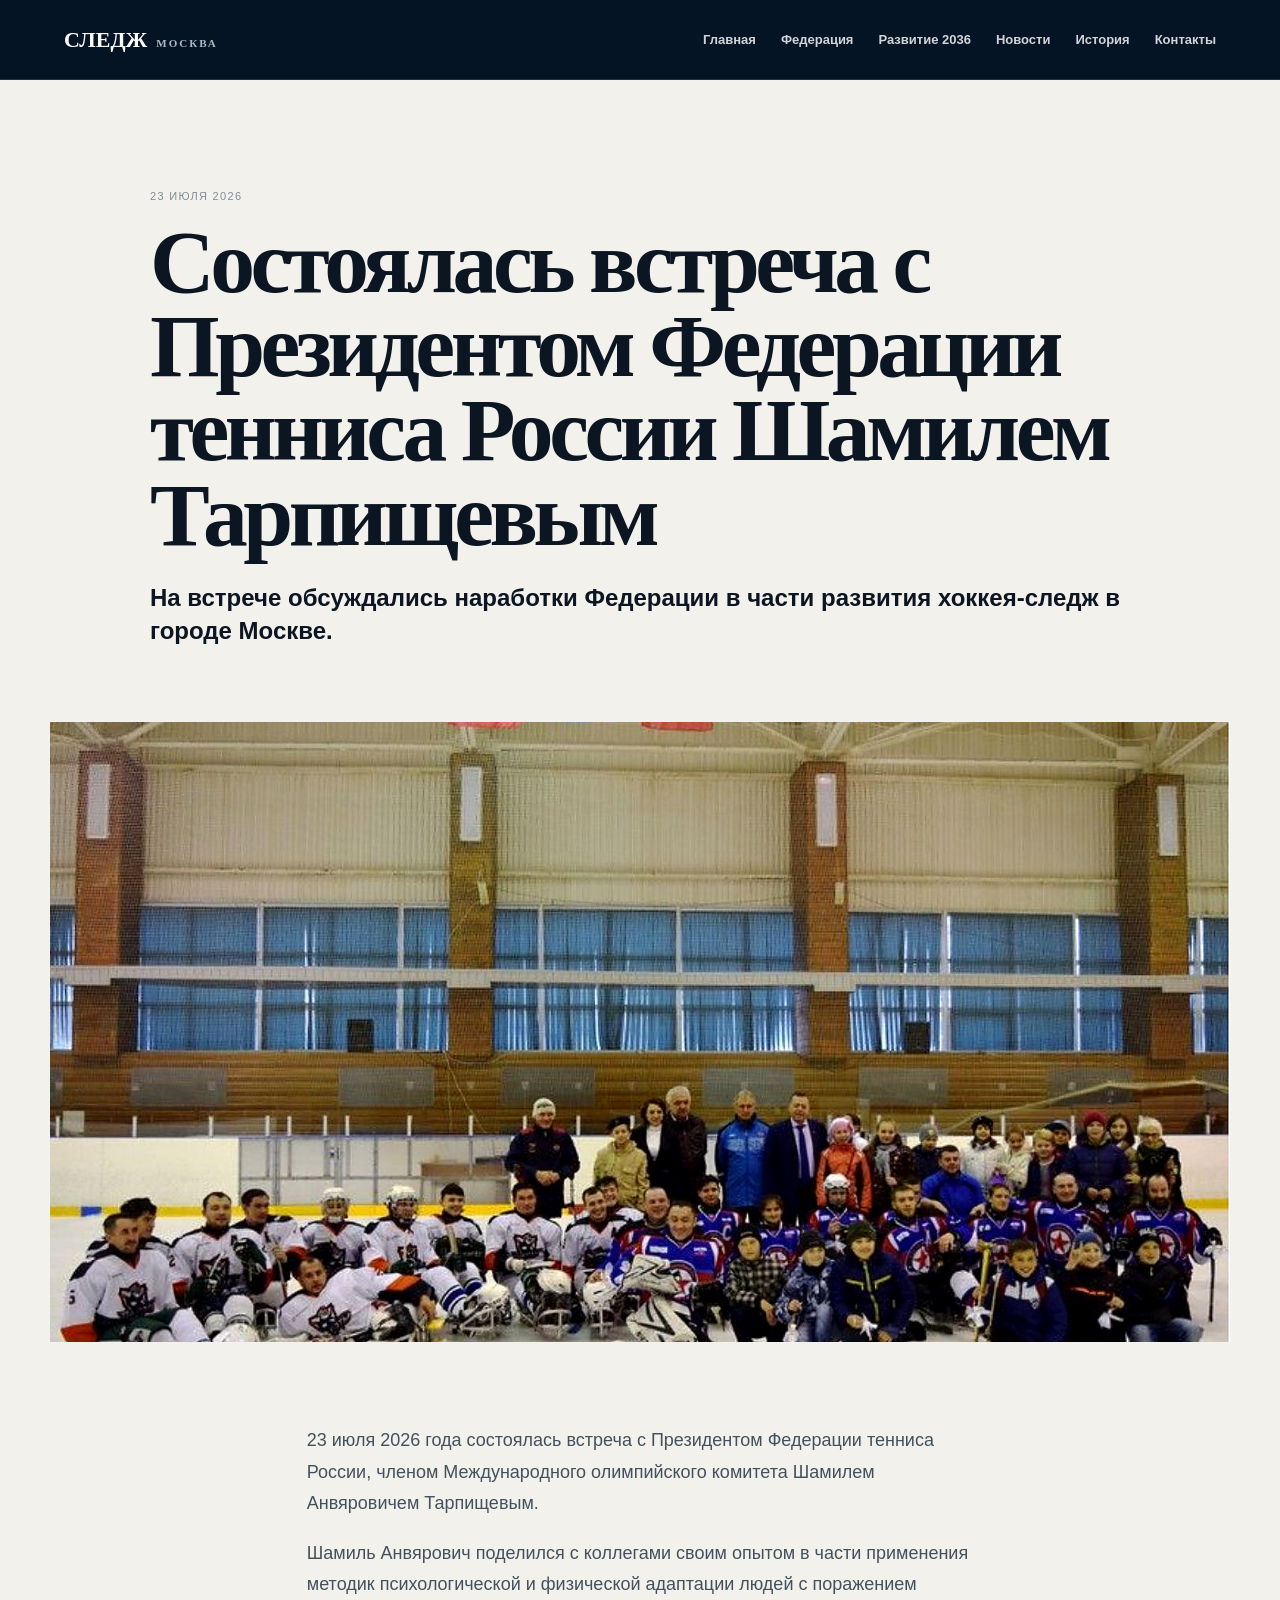
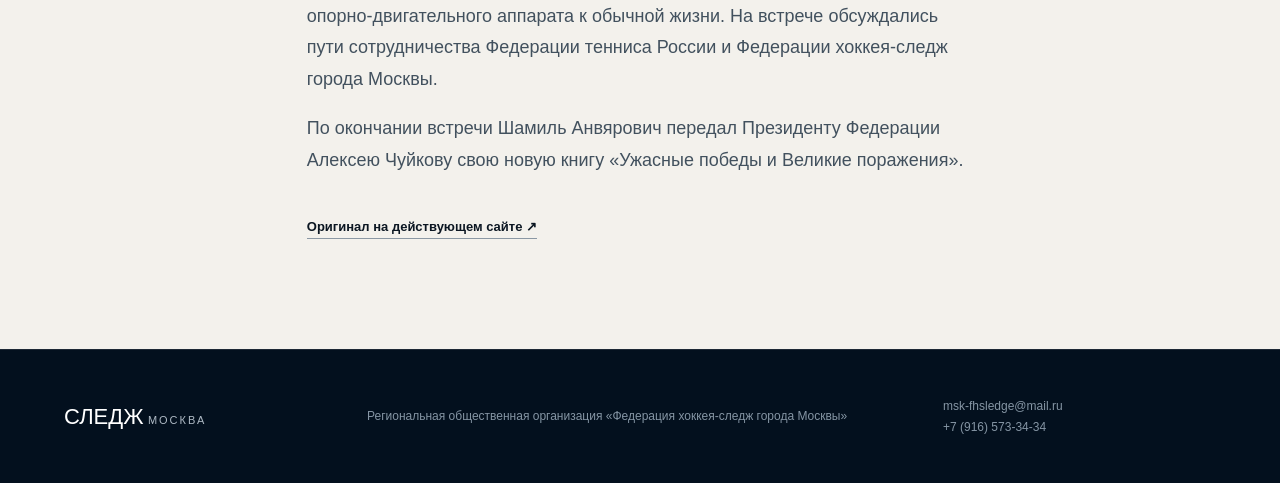
<file: news/meeting-tarpischev.html>
<!doctype html><html lang="ru"><head><meta charset="utf-8"><meta name="viewport" content="width=device-width,initial-scale=1"><link rel="stylesheet" href="../style.css"><title>Встреча с Шамилем Тарпищевым</title></head><body><header class="site-header"><a class="brand" href="../index.html"><span class="brand-mark">СЛЕДЖ</span><span class="brand-sub">МОСКВА</span></a><button class="menu-toggle" aria-label="Открыть меню"><span></span><span></span></button><nav class="nav"><a href="../index.html">Главная</a><a href="../federation.html">Федерация</a><a href="../development.html">Развитие 2036</a><a href="../news.html">Новости</a><a href="../history.html">История</a><a href="../contacts.html">Контакты</a></nav></header><main class="article"><section class="article-head"><div class="inner"><div class="meta">23 июля 2026</div><h1>Состоялась встреча с Президентом Федерации тенниса России Шамилем Тарпищевым</h1><p class="lead">На встрече обсуждались наработки Федерации в части развития хоккея-следж в городе Москве.</p></div></section><div class="article-media"><img src="../team.jpeg" alt=""></div><article class="article-body"><p>23 июля 2026 года состоялась встреча с Президентом Федерации тенниса России, членом Международного олимпийского комитета Шамилем Анвяровичем Тарпищевым.</p><p>Шамиль Анвярович поделился с коллегами своим опытом в части применения методик психологической и физической адаптации людей с поражением опорно-двигательного аппарата к обычной жизни. На встрече обсуждались пути сотрудничества Федерации тенниса России и Федерации хоккея-следж города Москвы.</p><p>По окончании встречи Шамиль Анвярович передал Президенту Федерации Алексею Чуйкову свою новую книгу «Ужасные победы и Великие поражения».</p><a class="source-link" href="https://xn-----8kchhfcg3aiaddxyg2bn1e.xn--p1ai/novosti/sostoyalas-vstrecha-s-prezidentom-federacii-tennisa-rossii-ftr-chlenom-mezhdunarodnogo-olimpijskogo-komiteta-mok-tarpishhevym-shamilem-anvyarovichem-na-vstreche-obsuzhdalis-narabotki-federacii-v-chas/" target="_blank">Оригинал на действующем сайте ↗</a></article></main><footer class="footer"><div><span class="brand-mark">СЛЕДЖ</span> <span class="brand-sub">МОСКВА</span></div><p>Региональная общественная организация «Федерация хоккея-следж города Москвы»</p><div><a href="mailto:msk-fhsledge@mail.ru">msk-fhsledge@mail.ru</a><br><a href="tel:+79165733434">+7 (916) 573-34-34</a></div></footer><script src="../script.js"></script></body></html>
</file>
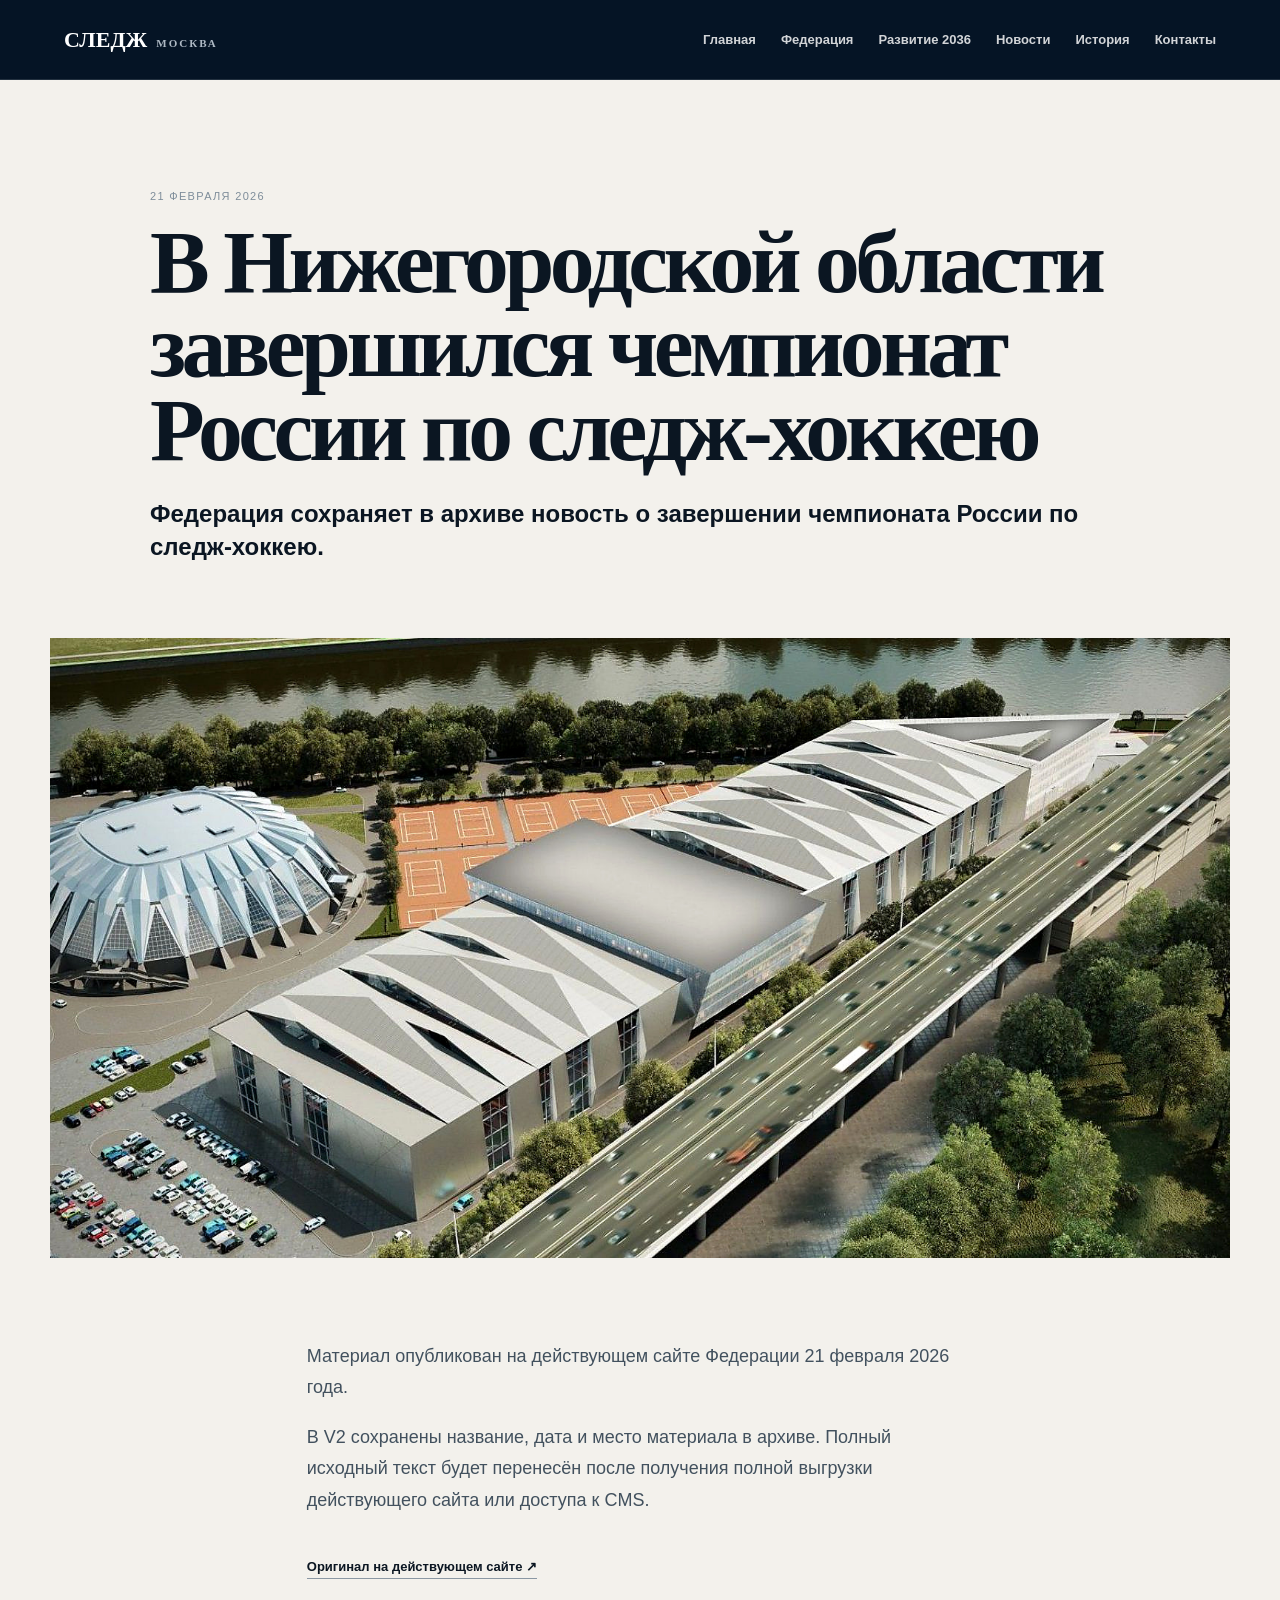
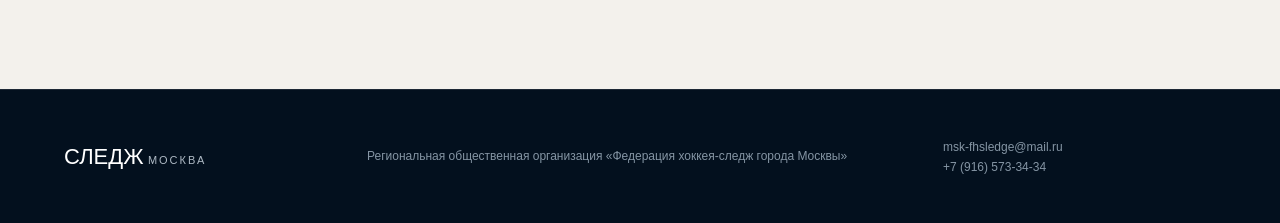
<file: news/russian-championship-nizhny.html>
<!doctype html><html lang="ru"><head><meta charset="utf-8"><meta name="viewport" content="width=device-width,initial-scale=1"><link rel="stylesheet" href="../style.css"><title>Чемпионат России по следж-хоккею</title></head><body><header class="site-header"><a class="brand" href="../index.html"><span class="brand-mark">СЛЕДЖ</span><span class="brand-sub">МОСКВА</span></a><button class="menu-toggle" aria-label="Открыть меню"><span></span><span></span></button><nav class="nav"><a href="../index.html">Главная</a><a href="../federation.html">Федерация</a><a href="../development.html">Развитие 2036</a><a href="../news.html">Новости</a><a href="../history.html">История</a><a href="../contacts.html">Контакты</a></nav></header><main class="article"><section class="article-head"><div class="inner"><div class="meta">21 февраля 2026</div><h1>В Нижегородской области завершился чемпионат России по следж-хоккею</h1><p class="lead">Федерация сохраняет в архиве новость о завершении чемпионата России по следж-хоккею.</p></div></section><div class="article-media"><img src="../arena.jpeg" alt=""></div><article class="article-body"><p>Материал опубликован на действующем сайте Федерации 21 февраля 2026 года.</p><p>В V2 сохранены название, дата и место материала в архиве. Полный исходный текст будет перенесён после получения полной выгрузки действующего сайта или доступа к CMS.</p><a class="source-link" href="https://xn-----8kchhfcg3aiaddxyg2bn1e.xn--p1ai/novosti/v-nizhegorodskoj-oblasti-zavershilsya-chempionat-rossii-po-sledzh-hokkeju/" target="_blank">Оригинал на действующем сайте ↗</a></article></main><footer class="footer"><div><span class="brand-mark">СЛЕДЖ</span> <span class="brand-sub">МОСКВА</span></div><p>Региональная общественная организация «Федерация хоккея-следж города Москвы»</p><div><a href="mailto:msk-fhsledge@mail.ru">msk-fhsledge@mail.ru</a><br><a href="tel:+79165733434">+7 (916) 573-34-34</a></div></footer><script src="../script.js"></script></body></html>
</file>
<file: style.css>
:root{--n:#061526;--n2:#0a213b;--p:#f3f1ec;--w:#fff;--r:#e5232f;--i:#0b1622;--m:#8796a5;--line:rgba(255,255,255,.16);--max:1420px}*{box-sizing:border-box}html{scroll-behavior:smooth}body{margin:0;font-family:Inter,Arial,sans-serif;background:var(--n);color:#fff}a{color:inherit;text-decoration:none}img{display:block;width:100%;height:100%;object-fit:cover}.site-header{height:80px;position:sticky;top:0;z-index:1000;display:flex;align-items:center;justify-content:space-between;padding:0 5vw;background:rgba(6,21,38,.94);backdrop-filter:blur(18px);border-bottom:1px solid rgba(255,255,255,.12)}.brand{display:flex;gap:9px;align-items:baseline;font-family:"Inter Tight";font-weight:800}.brand-mark{font-size:22px}.brand-sub{font-size:11px;letter-spacing:.18em;color:#aeb9c4}.nav{display:flex;gap:25px;font-size:13px;font-weight:600}.nav a{opacity:.82}.nav a:hover{opacity:1}.menu-toggle{display:none;background:none;border:0}.menu-toggle span{display:block;width:28px;height:1px;background:#fff;margin:7px}.hero{min-height:calc(100vh - 80px);position:relative;display:flex;align-items:flex-end;padding:9vw 6vw 7vw;overflow:hidden}.hero>img{position:absolute;inset:0}.overlay{position:absolute;inset:0;background:linear-gradient(90deg,rgba(4,15,28,.93),rgba(4,15,28,.45) 58%,rgba(4,15,28,.25)),linear-gradient(0deg,rgba(4,15,28,.7),transparent 55%)}.hero-inner{position:relative;z-index:2;max-width:1000px}.eyebrow,.kicker{font-size:11px;text-transform:uppercase;letter-spacing:.16em;color:#a8b5c2;font-weight:700}.hero h1,.page-hero h1,h2{font-family:"Inter Tight";letter-spacing:-.055em}.hero h1{font-size:clamp(70px,9vw,145px);line-height:.82;margin:22px 0}.hero h1 span{color:var(--r)}.hero p{font-size:19px;line-height:1.55;max-width:680px;color:#d7dde3}.btns{display:flex;gap:12px;margin-top:30px}.btn{padding:14px 20px;border-radius:999px;border:1px solid rgba(255,255,255,.25);font-size:13px;font-weight:700}.btn.red{background:var(--r);border-color:var(--r)}.section{padding:110px 6vw}.light{background:var(--p);color:var(--i)}.dark{background:var(--n);color:#fff}.inner{max-width:var(--max);margin:auto}.split{display:grid;grid-template-columns:1fr .8fr;gap:9vw}.kicker{color:#778795;margin-bottom:20px}.dark .kicker{color:#94a3b2}h2{font-size:clamp(48px,6vw,94px);line-height:.93;margin:0}.lead{font-size:24px;line-height:1.4;font-weight:600}.bodycopy{font-size:16px;line-height:1.75;color:#5d6a77}.dark .bodycopy{color:#a8b3bd}.stats{display:grid;grid-template-columns:repeat(3,1fr);border-top:1px solid #c9cfd4;margin-top:75px}.stat{padding:28px 25px 10px 0;border-right:1px solid #c9cfd4}.stat strong{font-family:"Inter Tight";font-size:62px}.stat span{display:block;color:#6f7d89;font-size:12px}.cards{display:grid;grid-template-columns:repeat(3,1fr);margin-top:60px;border-top:1px solid var(--line);border-left:1px solid var(--line)}.card{padding:30px;min-height:250px;border-right:1px solid var(--line);border-bottom:1px solid var(--line)}.card h3{font-family:"Inter Tight";font-size:28px;margin:55px 0 12px}.card p{font-size:14px;line-height:1.6;color:#a6b1bc}.band{height:65vh;min-height:520px;position:relative}.band:after{content:"";position:absolute;inset:0;background:linear-gradient(0deg,rgba(4,15,28,.72),transparent 60%)}.band-text{position:absolute;z-index:2;bottom:45px;left:6vw;right:6vw;font-family:"Inter Tight";font-size:clamp(35px,5vw,72px);font-weight:700;letter-spacing:-.04em}.page-hero{padding:120px 6vw 70px;background:var(--n2)}.page-hero .inner{max-width:var(--max)}.page-hero h1{font-size:clamp(60px,8vw,120px);line-height:.9;margin:20px 0 0}.page-hero p{max-width:700px;color:#aeb9c4;line-height:1.65}.news-grid{display:grid;grid-template-columns:repeat(2,1fr);gap:44px;margin-top:55px}.news-card{border-top:1px solid #ccd2d7;padding-top:20px}.light .news-card{color:var(--i)}.news-card .thumb{height:330px;overflow:hidden;margin-bottom:22px}.news-card img{transition:.5s}.news-card:hover img{transform:scale(1.03)}.meta{font-size:11px;letter-spacing:.12em;text-transform:uppercase;color:#7e8d9a}.news-card h3{font-family:"Inter Tight";font-size:31px;line-height:1.1;margin:12px 0}.news-card p{color:#687683;line-height:1.6;font-size:14px}.article{background:var(--p);color:var(--i)}.article-head{padding:110px 6vw 50px}.article-head .inner{max-width:980px}.article-head h1{font-family:"Inter Tight";font-size:clamp(50px,7vw,92px);line-height:.94;letter-spacing:-.05em;margin:18px 0}.article-media{max-width:1180px;height:620px;margin:0 auto}.article-body{max-width:820px;margin:auto;padding:65px 6vw 110px}.article-body p{font-size:18px;line-height:1.75;color:#42515e}.source-link{display:inline-block;margin-top:25px;font-size:13px;font-weight:700;border-bottom:1px solid #8b98a4;padding-bottom:4px}.people{display:grid;grid-template-columns:repeat(3,1fr);gap:25px;margin-top:60px}.person-photo{height:430px;background:#10253c;overflow:hidden}.person h3{font-family:"Inter Tight";font-size:30px;margin:15px 0 8px}.person p{font-size:12px;color:#7c8a97}.timeline{margin-top:70px;border-top:2px solid #d3d7da;display:grid;grid-template-columns:repeat(3,1fr)}.stage{padding:35px 50px 20px 0}.stage .year{color:var(--r);font-weight:800}.stage h3{font-family:"Inter Tight";font-size:30px}.stage p{color:#667481;line-height:1.65}.history-grid{display:grid;grid-template-columns:repeat(3,1fr);gap:30px;margin-top:55px}.history-item .photo{height:300px;background:#d9dde0}.history-item h3{font-family:"Inter Tight";font-size:26px;line-height:1.1}.history-item p{color:#71808c;font-size:12px}.contact-grid{display:grid;grid-template-columns:repeat(3,1fr);gap:40px;margin-top:55px}.contact-grid span{font-size:10px;text-transform:uppercase;letter-spacing:.14em;color:#8e9dab;display:block;margin-bottom:12px}.contact-grid a,.contact-grid p{font-family:"Inter Tight";font-size:24px;line-height:1.3;margin:0}.footer{padding:45px 5vw;background:#03101e;border-top:1px solid rgba(255,255,255,.1);display:grid;grid-template-columns:1fr 2fr 1fr;gap:30px;align-items:center}.footer p,.footer a{font-size:12px;color:#8595a4;line-height:1.6}.notice{padding:14px 18px;border-left:3px solid var(--r);background:#fff;color:#465462;font-size:13px;line-height:1.6;margin-top:28px}@media(max-width:900px){.menu-toggle{display:block}.nav{position:fixed;inset:80px 0 0;background:var(--n);display:none;flex-direction:column;align-items:center;justify-content:center;font-family:"Inter Tight";font-size:28px}.nav.open{display:flex}.split,.news-grid,.people,.history-grid,.contact-grid{grid-template-columns:1fr}.cards{grid-template-columns:1fr 1fr}.timeline{grid-template-columns:1fr}.article-media{height:50vw;min-height:320px}.footer{grid-template-columns:1fr}.stats{grid-template-columns:1fr}.stat{border-right:0;border-bottom:1px solid #c9cfd4}}@media(max-width:600px){.site-header{padding:0 4vw}.hero{padding:100px 5vw 70px}.section{padding:80px 5vw}.cards{grid-template-columns:1fr}.page-hero{padding:90px 5vw 50px}.news-card .thumb{height:250px}.people .person-photo{height:360px}.btns{flex-direction:column;align-items:flex-start}}
</file>
